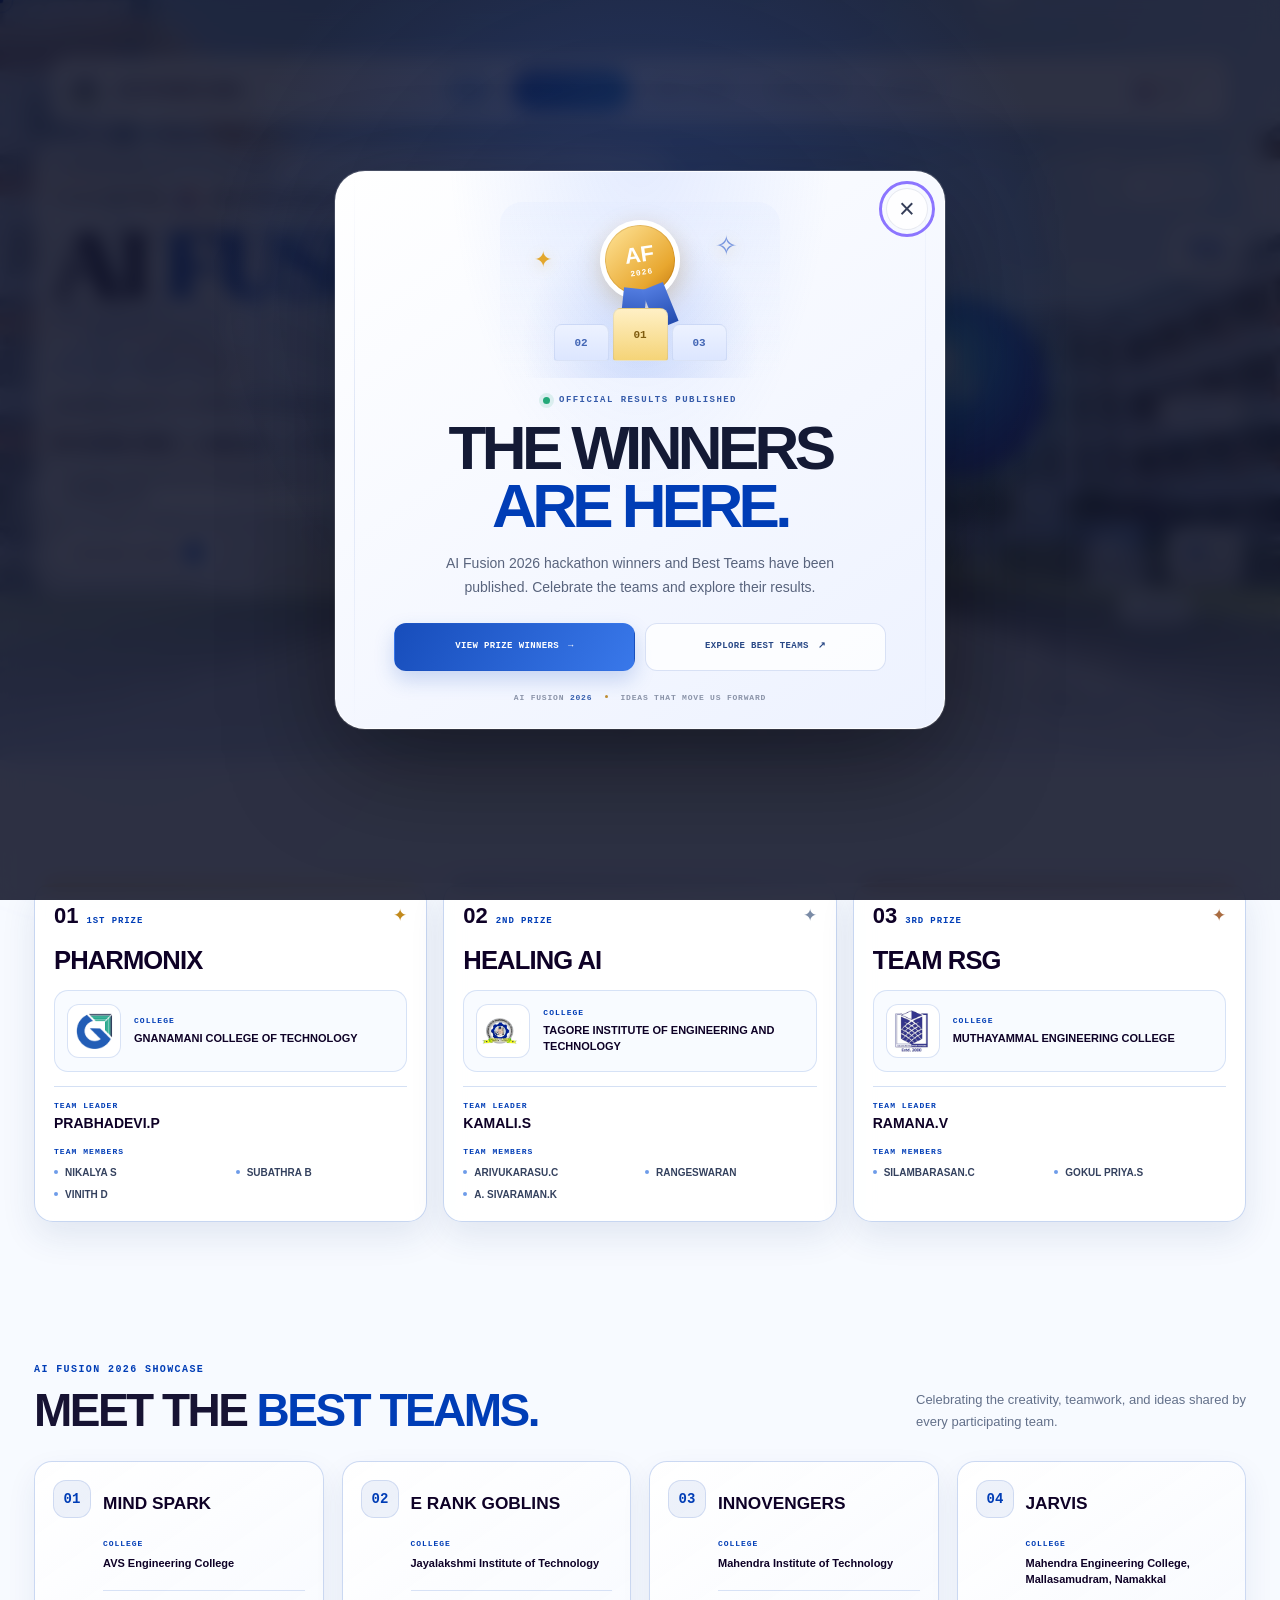
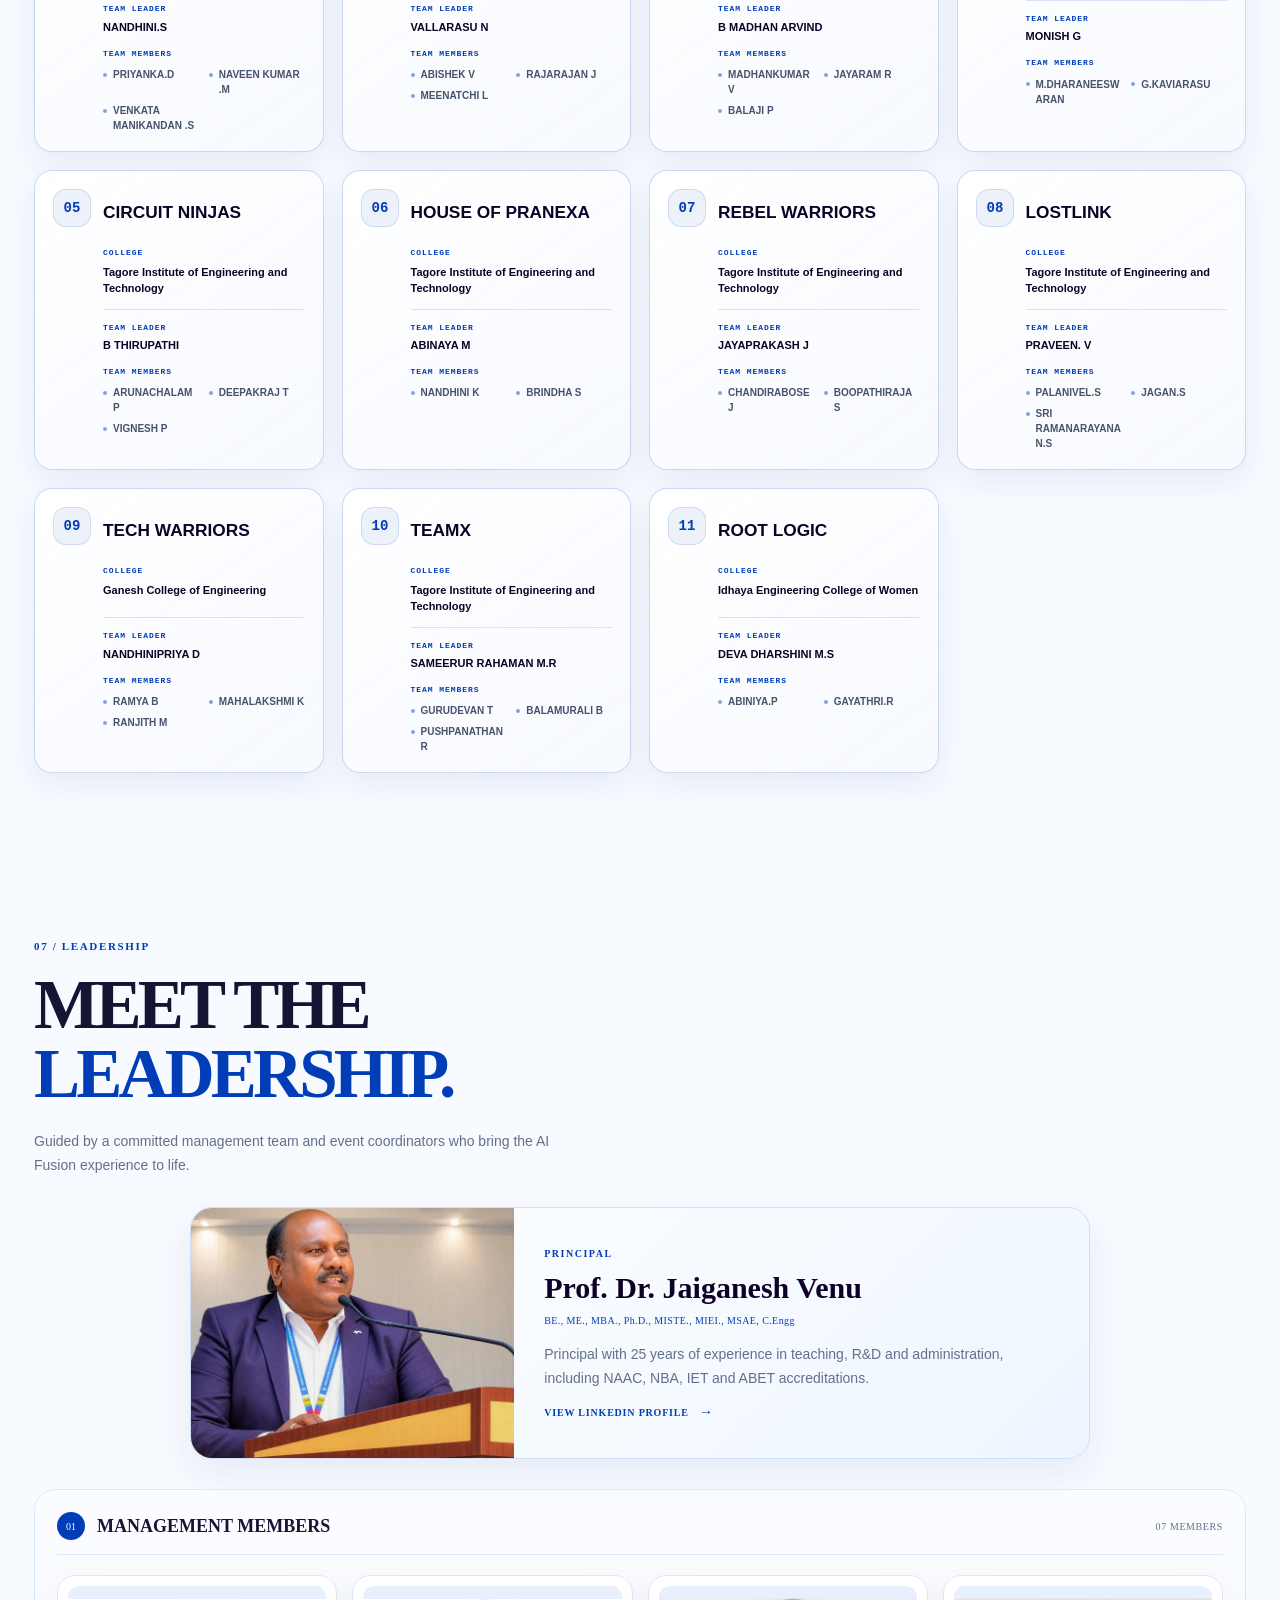
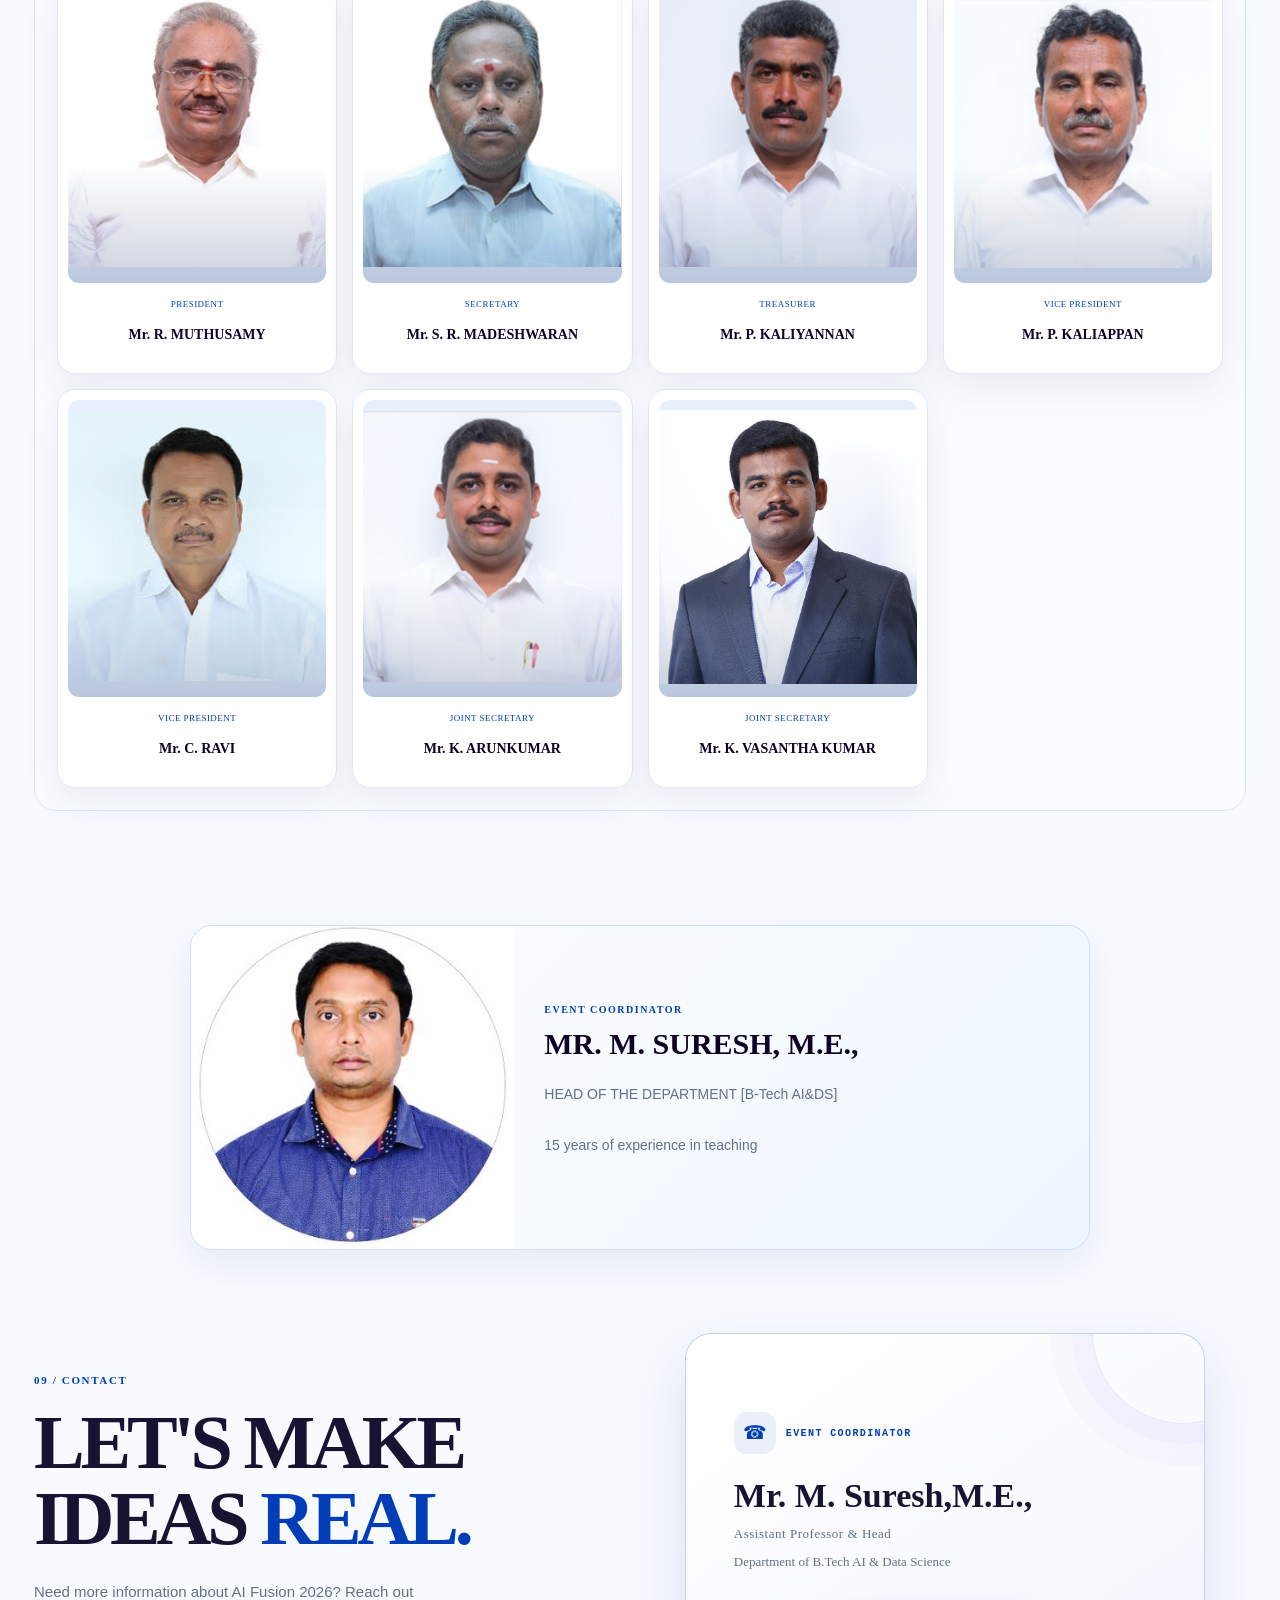
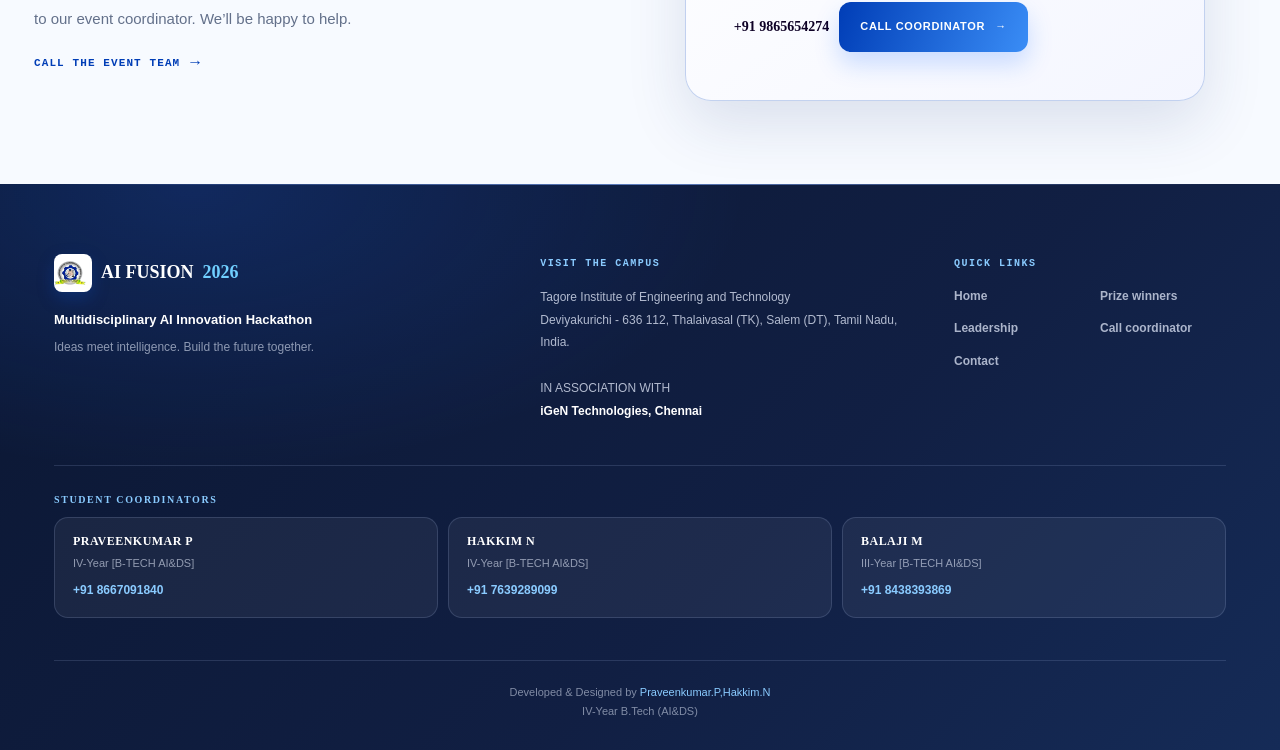
<file: index.html>
<!doctype html>
<html lang="en">

<head>
  <meta charset="utf-8" />
  <meta name="viewport" content="width=device-width,initial-scale=1" />
  <title>AI Fusion 2026 | Multidisciplinary AI Innovation Hackathon</title>
  <meta name="description"
    content="AI Fusion 2026 — a multidisciplinary AI innovation hackathon at Tagore Institute of Engineering and Technology." />
  <meta property="og:title" content="AI Fusion 2026" />
  <meta property="og:description" content="Multidisciplinary AI Innovation Hackathon" />
  <link rel="stylesheet" href="css/style.css?v=20261014-results-popup-v1" />
  <link rel="stylesheet" href="css/animations.css?v=20261014-performance-v1" />
  <link rel="stylesheet" href="css/responsive.css?v=20261014-results-popup-v1" />
</head>

<body>
  <aside class="results-announcement" id="results-announcement" aria-hidden="false">
    <div class="results-announcement-dialog" role="dialog" aria-modal="true"
      aria-labelledby="results-announcement-title" aria-describedby="results-announcement-copy">
      <button class="results-announcement-close" type="button" aria-label="Close announcement">&times;</button>
      <div class="results-announcement-art" aria-hidden="true">
        <span class="results-spark results-spark-one">✦</span>
        <span class="results-spark results-spark-two">✧</span>
        <div class="results-medal"><span>AF</span><b>2026</b></div>
        <div class="results-podium"><i>02</i><i>01</i><i>03</i></div>
      </div>
      <p class="results-announcement-kicker"><span></span> OFFICIAL RESULTS PUBLISHED</p>
      <h2 id="results-announcement-title">THE WINNERS<br /><span>ARE HERE.</span></h2>
      <p class="results-announcement-copy" id="results-announcement-copy">
        AI Fusion 2026 hackathon winners and Best Teams have been published.
        Celebrate the teams and explore their results.
      </p>
      <div class="results-announcement-actions">
        <a class="results-primary-action" href="#prize-winners">VIEW PRIZE WINNERS <b aria-hidden="true">→</b></a>
        <a class="results-secondary-action" href="#best-teams">EXPLORE BEST TEAMS <b aria-hidden="true">↗</b></a>
      </div>
      <p class="results-announcement-footnote">AI FUSION <span>2026</span> <i></i> IDEAS THAT MOVE US FORWARD</p>
    </div>
  </aside>
  <div class="cursor-dot"></div>
  <div class="cursor-ring"></div>
  <div class="ambient a1"></div>
  <div class="ambient a2"></div>
  <header class="site-header">
    <a href="#home" class="brand"><img class="institute-logo" src="assets/logos/logo.gif"
        alt="Tagore Institute of Engineering and Technology logo" />AI FUSION 2026 <span></span><span></span></a><button
      class="menu-button" aria-label="Open menu" aria-controls="main-nav" aria-expanded="false">
      <span></span><span></span><span></span>
    </button>
    <nav id="main-nav" aria-label="Main navigation">
      <a class="nav-prize-winner" href="#prize-winners">PRIZE WINNER</a>
    </nav>
    <div class="header-association" aria-label="In association with iGen Technologies">
      <span>IN ASSOCIATION WITH</span>
      <img src="assets/images/partners/igen-technologies.jpg" alt="" />
      <strong>iGeN</strong>
    </div>
  </header>
  <main>
    <section id="home" class="hero section">
      <div class="hero-campus-bg" aria-hidden="true"></div>
      <div class="hero-copy">
        <p class="eyebrow">✦ INTER-COLLEGE HACKATHON</p>
        <div class="hero-association">
          <h4>In Association With</h4>
          <img src="assets/images/partners/igen-technologies.jpg" alt="iGen Technologies" />
          <h3>iGeN Technologies,Chennai</h3>
        </div>
        <h1>AI <span>FUSION</span><i>2026</i></h1>
        <p class="hero-tagline"></p>
        <div class="event-line">
          <span class="event-date"></span><span class="event-time"></span>
        </div>
        <p class="hero-place"></p>
        <div class="hero-actions">
          <a class="text-link" href="#best-teams">EXPLORE TEAMS <b>↓</b></a>
        </div>
      </div>
      <div class="hero-art" aria-label="Animated artificial intelligence core">
        <div class="orbit orbit-one"></div>
        <div class="orbit orbit-two"></div>
        <div class="core"><span></span><span></span><b>AI</b></div>
        <div class="node n1">ENGINEERING</div>
        <div class="node n2">HEALTHCARE</div>
        <div class="node n3">AGRICULTURE</div>
        <div class="node n4">COMMERCE</div>
        <div class="node n5">ARCHITECTURE</div>
        <div class="node n6">INDUSTRY</div>
        <div class="hud h1">
          <b class="event-fee"></b><small>PER TEAM</small>
        </div>
        <div class="hud h2"><b>04</b><small>MEMBERS</small></div>
        <div class="hud h3"><b>06</b><small>AI TRACKS</small></div>
        <div class="hud h4"><b>01 DAY</b><small>HACKATHON</small></div>
      </div>
    </section>
    <section id="prize-winners" class="section hero-winners" aria-labelledby="hero-winners-title">
      <div class="hero-winners-heading">
        <p class="eyebrow">AI FUSION 2026 RESULTS</p>
        <h2 id="hero-winners-title">MEET THIS YEAR'S <span>WINNERS.</span></h2>
      </div>
      <div class="hero-winner-grid">
        <article class="hero-winner-card first-place">
          <div class="winner-card-top">
            <span class="winner-place">01 <small>1ST PRIZE</small></span>
            <span class="winner-medal" aria-hidden="true">✦</span>
          </div>
          <h3 class="winner-team-name">PHARMONIX</h3>
          <div class="winner-college">
            <img class="winner-college-logo" src="assets/logos/gmani-logo.png" alt="Gnanamani College of Technology logo" loading="lazy" />
            <div><span class="winner-field-label">COLLEGE</span><strong>GNANAMANI COLLEGE OF TECHNOLOGY</strong></div>
          </div>
          <div class="winner-roster">
            <p class="winner-field-label">TEAM LEADER</p>
            <p class="winner-team-lead">PRABHADEVI.P</p>
            <p class="winner-field-label winner-members-label">TEAM MEMBERS</p>
            <ul class="winner-members">
              <li>NIKALYA S</li>
              <li>SUBATHRA B</li>
              <li>VINITH D</li>
            </ul>
          </div>
        </article>
        <article class="hero-winner-card second-place">
          <div class="winner-card-top">
            <span class="winner-place">02 <small>2ND PRIZE</small></span>
            <span class="winner-medal" aria-hidden="true">✦</span>
          </div>
          <h3 class="winner-team-name">HEALING AI</h3>
          <div class="winner-college">
            <img class="winner-college-logo" src="assets/logos/logo.gif" alt="Tagore Institute of Engineering and Technology logo" loading="lazy" />
            <div><span class="winner-field-label">COLLEGE</span><strong>TAGORE INSTITUTE OF ENGINEERING AND TECHNOLOGY</strong></div>
          </div>
          <div class="winner-roster">
            <p class="winner-field-label">TEAM LEADER</p>
            <p class="winner-team-lead">KAMALI.S</p>
            <p class="winner-field-label winner-members-label">TEAM MEMBERS</p>
            <ul class="winner-members">
              <li>ARIVUKARASU.C</li>
              <li>RANGESWARAN</li>
              <li>A. SIVARAMAN.K</li>
            </ul>
          </div>
        </article>
        <article class="hero-winner-card third-place">
          <div class="winner-card-top">
            <span class="winner-place">03 <small>3RD PRIZE</small></span>
            <span class="winner-medal" aria-hidden="true">✦</span>
          </div>
          <h3 class="winner-team-name">TEAM RSG</h3>
          <div class="winner-college">
            <img class="winner-college-logo" src="assets/logos/main-logo.png" alt="Muthayammal Engineering College logo" loading="lazy" />
            <div><span class="winner-field-label">COLLEGE</span><strong>MUTHAYAMMAL ENGINEERING COLLEGE</strong></div>
          </div>
          <div class="winner-roster">
            <p class="winner-field-label">TEAM LEADER</p>
            <p class="winner-team-lead">RAMANA.V</p>
            <p class="winner-field-label winner-members-label">TEAM MEMBERS</p>
            <ul class="winner-members">
              <li>SILAMBARASAN.C</li>
              <li>GOKUL PRIYA.S</li>
            </ul>
          </div>
        </article>
      </div>
    </section>
    <section id="best-teams" class="section best-teams" aria-labelledby="best-teams-title">
      <div class="best-teams-heading">
        <div>
          <p class="eyebrow">AI FUSION 2026 SHOWCASE</p>
          <h2 id="best-teams-title">MEET THE <span>BEST TEAMS.</span></h2>
        </div>
        <p>Celebrating the creativity, teamwork, and ideas shared by every participating team.</p>
      </div>
      <div class="best-team-grid" id="best-teams-list"></div>
    </section>
    <!-- Live Arena removed
        <div class="arena-top">
          <div>
            <p class="eyebrow live">● LIVE HACKATHON ARENA</p>
            <h2>WATCH TEAMS<br /><span>RISE.</span></h2>
          </div>
          <div class="arena-actions">
            <p class="updated">LAST UPDATED<br /><b id="arena-updated">JUST NOW</b></p>
            <button class="arena-manage" id="arena-manage" type="button">ORGANIZER VIEW</button>
          </div>
        </div>
        <div class="arena-stats" id="arena-stats"></div>
        <div class="board-wrap"><div class="kanban" id="kanban"></div></div>
        <div class="podium" id="podium"></div>
        <div class="activity-feed" aria-live="polite">
          <div class="activity-heading"><p class="eyebrow live">● LIVE ACTIVITY</p><span id="activity-count"></span></div>
          <div id="activity-list"></div>
        </div>
      </section>
      -->
    <section id="leadership" class="section">
      <p class="eyebrow">07 / LEADERSHIP</p>
      <h2>MEET THE<br /><span>LEADERSHIP.</span></h2>
      <p class="leadership-intro">Guided by a committed management team and event coordinators who bring the AI Fusion
        experience to life.</p>
      <article class="principal-profile">
        <div class="principal-photo">
          <img src="assets/images/leaders/principal.jpg" alt="Prof. Dr. Jaiganesh Venu, Principal" loading="lazy" />
        </div>
        <div class="principal-copy">
          <p class="eyebrow">PRINCIPAL</p>
          <h3>Prof. Dr. Jaiganesh Venu</h3>
          <p class="principal-credentials">BE., ME., MBA., Ph.D., MISTE., MIEI., MSAE, C.Engg</p>
          <p class="principal-bio">Principal with 25 years of experience in teaching, R&amp;D and administration,
            including NAAC, NBA, IET and ABET accreditations.</p>
          <a class="principal-link"
            href="https://www.linkedin.com/in/prof-dr-jaiganesh-venu-be-me-mba-ph-d-miste-miei-msae-c-engg-a6087518/"
            target="_blank" rel="noopener noreferrer">VIEW LINKEDIN PROFILE <b>→</b></a>
        </div>
      </article>
      <div class="leadership-group management-group">
        <div class="leadership-group-heading">
          <span>01</span>
          <h3>MANAGEMENT MEMBERS</h3><small>07 Members</small>
        </div>
        <div class="leaders-grid" id="management-grid"></div>
      </div>
    </section>
    <article class="principal-profile">
      <div class="principal-photo">
        <img src="assets/images/leaders/head.jpg" alt="Prof. Dr. Jaiganesh Venu, Principal" loading="lazy" />
      </div>
      <div class="principal-copy">
        <p class="eyebrow">EVENT COORDINATOR</p>
        <h3>MR. M. SURESH, M.E.,</h3>
        <p class="principal-bio"> HEAD OF THE DEPARTMENT [B-Tech AI&DS]</p>
        <p class="principal-bio"> 15 years of experience in teaching</p>

      </div>
    </article>
    <section id="contact" class="section contact">
      <div class="contact-copy">
        <p class="eyebrow">09 / CONTACT</p>
        <h2>LET'S MAKE<br />IDEAS <span>REAL.</span></h2>
        <p class="contact-intro">Need more information about AI Fusion 2026? Reach out to our event coordinator. We’ll be happy to help.</p>
        <a class="contact-email-link" href="tel:+919865654274">CALL THE EVENT TEAM <b>→</b></a>
      </div>
      <div class="contact-card">
        <div class="contact-card-heading">
          <span class="contact-icon" aria-hidden="true">☎</span>
          <p>EVENT COORDINATOR</p>
        </div>
        <h3 class="contact-name"></h3>
        <p class="principal-credentials">Assistant Professor &amp; Head</p>
        <p class="principal-bio">Department of B.Tech AI &amp; Data Science</p>
        <div class="contact-actions">
          <a class="contact-phone" aria-label="Call event coordinator"></a>
          <a class="button" id="call-link">CALL COORDINATOR <b>→</b></a>
        </div>
      </div>
    </section>
  </main>
  <footer class="site-footer">
    <div class="footer-brand">
      <a href="#home" class="brand"><img class="institute-logo" src="assets/logos/logo.gif"
          alt="Tagore Institute of Engineering and Technology logo" />AI FUSION <span>2026</span></a>
      <p class="footer-tagline"></p>
      <p class="footer-brand-note">Ideas meet intelligence. Build the future together.</p>
    </div>
    <div class="footer-location">
      <p class="footer-kicker">VISIT THE CAMPUS</p>
      <div class="footer-place"></div>
    </div>
    <div class="footer-navigation">
      <p class="footer-kicker">QUICK LINKS</p>
      <div class="footer-links" id="footer-links" role="navigation" aria-label="Footer navigation">
        <a href="#home">Home</a>
        <a href="#prize-winners">Prize winners</a>
        <a href="#leadership">Leadership</a>
        <a href="tel:+919865654274">Call coordinator</a>
        <a href="#contact">Contact</a>
      </div>
    </div>
    <div class="student-coordinators">
      <p class="coordinator-title">STUDENT COORDINATORS</p>
      <div class="coordinator-list">
        <div class="coordinator-item">
          <strong>PRAVEENKUMAR P</strong>
          <span>IV-Year [B-TECH AI&amp;DS]</span>
          <a href="tel:+918667091840">+91 8667091840</a>
        </div>
        <div class="coordinator-item">
          <strong>HAKKIM N</strong>
          <span>IV-Year [B-TECH AI&amp;DS]</span>
          <a href="tel:+917639289099">+91 7639289099</a>
        </div>
        <div class="coordinator-item">
          <strong>BALAJI M</strong>
          <span>III-Year [B-TECH AI&amp;DS]</span>
          <a href="tel:+918438393869">+91 8438393869</a>
        </div>
      </div>
    </div>
    <p class="credit">
      Developed &amp; Designed by <a href="#">Praveenkumar.P,Hakkim.N</a><br />IV-Year B.Tech (AI&amp;DS)
    </p>
  </footer>
  <!-- Live Arena modals removed
      <div
        class="modal-box"
        role="dialog"
        aria-modal="true"
        aria-labelledby="modal-title"
      >
        <button class="modal-close" aria-label="Close">×</button>
        <div id="modal-content"></div>
      </div>
    </div>
    <div class="modal" id="arena-admin-modal" aria-hidden="true">
      <div class="modal-box admin-modal-box" role="dialog" aria-modal="true" aria-labelledby="arena-admin-title">
        <button class="modal-close" id="arena-admin-close" aria-label="Close">&times;</button>
        <p class="eyebrow">LIVE ARENA CONTROL</p><h2 id="arena-admin-title">UPDATE ARENA</h2>
        <p class="admin-note">Changes publish immediately to this browser and any open AI Fusion tabs.</p>
        <form id="arena-team-form" class="arena-form">
          <input type="hidden" id="arena-team-id" />
          <label>TEAM NAME<input id="arena-team-name" required maxlength="60" placeholder="e.g. Team Nova" /></label><label>TRACK<select id="arena-team-track" required></select></label>
          <label>STAGE<select id="arena-team-level" required></select></label><label>PROGRESS <output id="arena-progress-output">50%</output><input id="arena-team-progress" type="range" min="0" max="100" value="50" /></label>
          <label>STATUS<select id="arena-team-status"><option value="active">Active</option><option value="paused">Paused</option><option value="completed">Completed</option></select></label><label>MEMBERS <textarea id="arena-team-members" maxlength="250" placeholder="Names, separated by commas"></textarea></label>
          <div class="arena-form-actions"><button class="button" type="submit">SAVE TEAM</button><button class="button outline" id="arena-form-reset" type="button">NEW TEAM</button></div>
        </form>
        <div class="admin-teams"><h3>MANAGE TEAMS</h3><div id="arena-admin-teams"></div></div>
        <div class="winner-controls"><h3>PUBLISH RESULTS</h3><label>CHAMPION<select id="arena-champion"></select></label><label>RUNNER-UP<select id="arena-runner-up"></select></label><label>SECOND RUNNER-UP<select id="arena-second-runner-up"></select></label><button class="button" id="arena-save-winners" type="button">PUBLISH WINNERS</button></div>
      </div>
    </div>
    -->
  <script src="js/data.js?v=20261014-best-teams"></script>
  <script src="js/utils.js?v=20260918"></script>
  <script src="js/animations.js?v=20261014-performance-v1"></script>
  <script src="js/navigation.js?v=20261014-best-teams-ui-v2"></script>
  <script src="js/app.js?v=20261014-results-popup-v1"></script>
</body>

</html>
</file>
<file: css/style.css>
:root {
  --blue: #003db6;
  --cyan: #6901e8;
  --ink: #0e0126;
  --muted: #63708a;
  --bg: #f7faff;
  --line: #dbe7fb;
  --glass: rgba(255, 255, 255, 0.68);
  --r: 22px;
  --shadow: 0 20px 60px rgba(24, 78, 160, 0.12);
}
* {
  box-sizing: border-box;
}
html {
  scroll-behavior: auto;
}
body {
  margin: 0;
  background: var(--bg);
  color: var(--ink);
  font:
    10px Inter,
    Arial,
    sans-serif;
  overflow-x: hidden;
}
.results-announcement {
  position: fixed;
  z-index: 1000;
  inset: 0;
  display: grid;
  place-items: center;
  overflow-y: auto;
  padding: 24px;
  background:
    radial-gradient(ellipse at 50% 32%, rgba(48, 108, 246, 0.22), transparent 48%),
    rgba(6, 10, 31, 0.84);
  -webkit-backdrop-filter: blur(10px);
  backdrop-filter: blur(10px);
}

.results-announcement[hidden] {
  display: none;
}

body.announcement-open {
  overflow: hidden;
}

.results-announcement-dialog {
  position: relative;
  width: min(100%, 610px);
  overflow: hidden;
  padding: 30px clamp(24px, 6vw, 58px) 24px;
  border: 1px solid rgba(255, 255, 255, 0.72);
  border-radius: 30px;
  background:
    radial-gradient(ellipse at 50% -10%, rgba(95, 143, 255, 0.16), transparent 45%),
    linear-gradient(145deg, #fff 0%, #f4f7ff 60%, #edf2ff 100%);
  color: var(--ink);
  text-align: center;
  box-shadow:
    0 34px 110px rgba(0, 0, 0, 0.42),
    0 0 0 1px rgba(255, 255, 255, 0.16);
  animation: results-dialog-enter 0.55s cubic-bezier(0.2, 0.8, 0.2, 1) both;
}

.results-announcement-dialog::before,
.results-announcement-dialog::after {
  position: absolute;
  top: 0;
  width: 1px;
  height: 100%;
  content: "";
  background: linear-gradient(transparent, rgba(0, 61, 182, 0.12), transparent);
}

.results-announcement-dialog::before { left: 18px; }
.results-announcement-dialog::after { right: 18px; }

.results-announcement-close {
  position: absolute;
  z-index: 2;
  top: 16px;
  right: 16px;
  display: grid;
  width: 42px;
  height: 42px;
  place-items: center;
  border: 1px solid rgba(30, 55, 112, 0.1);
  border-radius: 50%;
  background: rgba(255, 255, 255, 0.82);
  color: #343d58;
  font: 400 27px/1 Inter, Arial, sans-serif;
  cursor: pointer;
  transition: background 0.2s ease, transform 0.2s ease;
}

.results-announcement-close:hover {
  transform: rotate(90deg);
  background: #fff;
}

.results-announcement-close:focus-visible,
.results-announcement-actions a:focus-visible {
  outline: 3px solid #8c75ff;
  outline-offset: 4px;
}

.results-announcement-art {
  position: relative;
  display: grid;
  width: min(100%, 280px);
  height: 176px;
  place-items: center;
  margin: 0 auto 16px;
  border-radius: 22px;
  background:
    radial-gradient(ellipse at 50% 82%, rgba(74, 123, 239, 0.2), transparent 60%),
    linear-gradient(180deg, rgba(226, 235, 255, 0.3), rgba(255, 255, 255, 0));
}

.results-medal {
  position: absolute;
  top: 18px;
  display: grid;
  width: 80px;
  height: 80px;
  place-content: center;
  border: 5px solid #fff;
  border-radius: 50%;
  background: linear-gradient(145deg, #ffe59a, #e8a72f 72%, #c47a12);
  color: #fff;
  box-shadow:
    0 8px 24px rgba(173, 117, 22, 0.28),
    inset 0 0 0 1px rgba(128, 76, 5, 0.18);
  transform: rotate(-8deg);
}

.results-medal::before,
.results-medal::after {
  position: absolute;
  top: 62px;
  z-index: -1;
  width: 23px;
  height: 42px;
  content: "";
  background: linear-gradient(180deg, #527ce0, #244caf);
}

.results-medal::before {
  left: 10px;
  transform: rotate(14deg);
}

.results-medal::after {
  right: 10px;
  transform: rotate(-14deg);
}

.results-medal span {
  font: 700 22px/1 "Space Grotesk", Inter, sans-serif;
}

.results-medal b {
  margin-top: 3px;
  font: 700 8px/1 "DM Mono", monospace;
  letter-spacing: 0.12em;
}

.results-podium {
  position: absolute;
  right: 26px;
  bottom: 17px;
  left: 26px;
  display: flex;
  height: 54px;
  align-items: end;
  justify-content: center;
  gap: 4px;
}

.results-podium i {
  display: grid;
  width: 55px;
  height: 37px;
  place-items: center;
  border: 1px solid rgba(49, 86, 168, 0.1);
  border-radius: 8px 8px 3px 3px;
  background: linear-gradient(180deg, #edf2ff, #dce6ff);
  color: #4366b5;
  font: 700 11px "DM Mono", monospace;
  font-style: normal;
}

.results-podium i:nth-child(2) {
  height: 53px;
  background: linear-gradient(180deg, #fff0c5, #f5d478);
  color: #805d10;
}

.results-spark {
  position: absolute;
  color: #e3a72d;
  text-shadow: 0 3px 14px rgba(230, 172, 55, 0.34);
}

.results-spark-one {
  top: 40px;
  left: 34px;
  font-size: 22px;
}

.results-spark-two {
  top: 23px;
  right: 42px;
  color: #7896df;
  font-size: 27px;
}

.results-announcement-kicker {
  display: flex;
  align-items: center;
  justify-content: center;
  gap: 9px;
  margin: 0 0 12px;
  color: #345aa9;
  font: 700 9px/1.4 "DM Mono", monospace;
  letter-spacing: 0.16em;
}

.results-announcement-kicker span {
  width: 7px;
  height: 7px;
  border-radius: 50%;
  background: #24a979;
  box-shadow: 0 0 0 4px rgba(36, 169, 121, 0.12);
}

.results-announcement-dialog h2 {
  margin: 0;
  color: #141a35;
  font: 700 clamp(38px, 8vw, 62px)/0.94 "Space Grotesk", Inter, sans-serif;
  letter-spacing: -0.075em;
}

.results-announcement-dialog h2 span {
  color: var(--blue);
}

.results-announcement-copy {
  max-width: 420px;
  margin: 17px auto 0;
  color: #59647d;
  font: 500 14px/1.7 Inter, Arial, sans-serif;
}

.results-announcement-actions {
  display: grid;
  grid-template-columns: 1fr 1fr;
  gap: 10px;
  margin-top: 23px;
}

.results-announcement-actions a {
  display: inline-flex;
  min-height: 48px;
  align-items: center;
  justify-content: center;
  gap: 9px;
  padding: 0 14px;
  border: 1px solid transparent;
  border-radius: 12px;
  text-decoration: none;
  font: 700 9px/1.4 "DM Mono", monospace;
  letter-spacing: 0.04em;
  transition: transform 0.2s ease, box-shadow 0.2s ease, background 0.2s ease;
}

.results-announcement-actions a:hover {
  transform: translateY(-2px);
}

.results-primary-action {
  background: linear-gradient(120deg, #174dbb, #3978ea);
  color: #fff;
  box-shadow: 0 9px 20px rgba(38, 91, 198, 0.22);
}

.results-primary-action:hover {
  box-shadow: 0 12px 25px rgba(38, 91, 198, 0.3);
}

.results-secondary-action {
  border-color: rgba(0, 61, 182, 0.14) !important;
  background: rgba(255, 255, 255, 0.76);
  color: #274785;
}

.results-secondary-action:hover {
  background: #fff;
}

.results-announcement-footnote {
  margin: 21px 0 0;
  color: #8a93a8;
  font: 700 8px/1.5 "DM Mono", monospace;
  letter-spacing: 0.1em;
}

.results-announcement-footnote span {
  color: #355ead;
}

.results-announcement-footnote i {
  display: inline-block;
  width: 3px;
  height: 3px;
  margin: 0 7px 2px;
  border-radius: 50%;
  background: #bd8d33;
}

@keyframes results-dialog-enter {
  from { opacity: 0; transform: translateY(18px) scale(0.97); }
  to { opacity: 1; transform: translateY(0) scale(1); }
}

@media (prefers-reduced-motion: reduce) {
  .results-announcement-dialog { animation: none; }
  .results-announcement-close,
  .results-announcement-actions a { transition: none; }
}
.section {
  max-width: 1480px;
  margin: auto;
  padding: 130px 34px;
  position: relative;
}
.ambient {
  position: fixed;
  border-radius: 50%;
  filter: blur(80px);
  pointer-events: none;
  z-index: -1;
  opacity: 0.42;
  max-width: 100vw;
}
.a1 {
  width: clamp(200px, 34vw, 480px);
  height: clamp(200px, 34vw, 480px);
  background: #c5eaff;
  top: -80px;
  right: clamp(-30px, -4vw, 0px);
}
.a2 {
  width: clamp(180px, 27vw, 420px);
  height: clamp(180px, 27vw, 420px);
  background: #ddd8ff;
  top: 48%;
  left: clamp(-35px, -6vw, 0px);
}
.page-loader {
  position: fixed;
  inset: 0;
  z-index: 50;
  display: grid;
  place-items: center;
  background:
    radial-gradient(circle at center, rgba(128, 206, 255, 0.2), rgba(255, 255, 255, 0.96) 30%, #fff 68%),
    linear-gradient(135deg, rgba(255,255,255,0.96), rgba(237,245,255,0.98));
  text-align: center;
  transition:
    opacity 0.5s,
    visibility 0.5s;
}
.page-loader .loader-shell {
  display: flex;
  flex-direction: column;
  align-items: center;
  justify-content: center;
  width: min(92vw, 440px);
  padding: 10px 14px 6px;
}
.page-loader.done {
  opacity: 0;
  visibility: hidden;
}
.page-loader p,
.eyebrow {
  font: 18px "DM Mono";
  letter-spacing: 0.15em;
  color: var(--blue);
  font-weight: bold;
}
.page-loader strong {
  font: 45px Space Grotesk;
}
.page-loader em {
  font-style: normal;
  color: var(--blue);
}
.loader-orb {
  position: relative;
  width: clamp(134px, 28vw, 176px);
  height: clamp(134px, 28vw, 176px);
  display: grid;
  place-items: center;
  margin-bottom: 18px;
  filter: drop-shadow(0 22px 28px rgba(43, 118, 255, 0.2));
}
.loader-orb b {
  position: absolute;
  inset: 30px;
  display: grid;
  place-items: center;
  border-radius: 50%;
  background: radial-gradient(circle at 35% 30%, #ffffff 0%, #dff6ff 18%, #8ad9ff 38%, #1b77ff 100%);
  border: 2px solid rgba(255,255,255,0.9);
  box-shadow:
    inset 0 0 18px rgba(255,255,255,0.85),
    0 0 26px rgba(93, 175, 255, 0.45);
  overflow: hidden;
}
.loader-orb b img {
  width: 70%;
  height: 70%;
  object-fit: contain;
  display: block;
  border-radius: 50%;
  filter: drop-shadow(0 0 8px rgba(255, 255, 255, 0.7));
}
.loader-orb i {
  position: absolute;
  left: 50%;
  top: 50%;
  width: clamp(92px, 18vw, 118px);
  height: clamp(92px, 18vw, 118px);
  margin-left: calc(clamp(92px, 18vw, 118px) / -2);
  margin-top: calc(clamp(92px, 18vw, 118px) / -2);
  border: 1px solid rgba(81, 188, 229, 0.9);
  border-radius: 50%;
  box-shadow: 0 0 18px rgba(81, 188, 229, 0.35);
  animation: spin 1.4s linear infinite;
}
.loader-orb i + i {
  width: clamp(122px, 24vw, 150px);
  height: clamp(122px, 24vw, 150px);
  margin-left: calc(clamp(122px, 24vw, 150px) / -2);
  margin-top: calc(clamp(122px, 24vw, 150px) / -2);
  border-color: rgba(94, 130, 255, 0.7);
  transform: rotateX(65deg);
  animation-direction: reverse;
}
.site-header {
  height: 68px;
  position: fixed;
  z-index: 10;
  top: 56px;
  left: 0;
  right: 0;
  margin: 0 auto;
  width: min(1180px, calc(100% - 36px));
  display: flex;
  align-items: center;
  gap: clamp(12px, 2vw, 25px);
  padding: 0 18px;
  border: 1px solid #dce8fc;
  background: rgba(255, 255, 255, 0.82);
  border-radius: 18px;
  box-shadow: 0 8px 35px #194f9a0d;
  transition: 0.3s ease;
}
.site-header.scrolled {
  background: #fff;
  border-color: #dce8fc;
  box-shadow: 0 8px 35px #194f9a15;
  border-radius: 18px;
}
.brand {
  display: inline-flex;
  align-items: center;
  gap: 10px;
  font: 700 17px Space Grotesk;
  text-decoration: none;
  color: var(--ink);
  white-space: nowrap;
}
.institute-logo {
  width: 34px;
  height: 34px;
  object-fit: contain;
  border-radius: 8px;
  box-shadow: 0 8px 18px rgba(23, 105, 255, 0.12);
}
.brand span,
h1 span,
h2 span {
  color: var(--blue);
}
nav {
  display: flex;
  justify-content: center;
  align-items: center;
  gap: clamp(9px, 1.25vw, 18px);
  flex: 1;
}
nav a,
.footer-links a {
  font-size: 13px;
  letter-spacing: 0.07em;
  font-weight: bold;
  text-decoration: none;
  color: var(--muted);
  position: relative;
  transition: color 0.2s ease, transform 0.2s ease;
}
nav a {
  padding: 10px 10px;
  border-radius: 999px;
  font-size: clamp(9px, .85vw, 13px);
}
nav a.active,
nav a:hover {
  color: var(--blue);
  background: rgba(18, 147, 233, 0.12);
  transform: translateY(-1px);
}
nav a.active:after,
nav a:hover:after {
  content: "";
  position: absolute;
  height: 2px;
  background: linear-gradient(90deg, var(--blue), #62d4ff);
  left: 14px;
  right: 14px;
  bottom: 5px;
  border-radius: 999px;
}
nav a.nav-prize-winner,
nav a.nav-prize-winner.active,
nav a.nav-prize-winner:hover {
  color: #fff;
  background: linear-gradient(135deg, var(--blue), #168fe5);
  box-shadow: 0 5px 16px rgba(0, 61, 182, 0.22);
}
nav a.nav-prize-winner:hover {
  transform: translateY(-2px);
  box-shadow: 0 7px 20px rgba(0, 61, 182, 0.3);
}
nav a.nav-prize-winner:after {
  display: none;
}
.menu-button {
  display: none;
  width: 40px;
  height: 40px;
  align-content: center;
  justify-content: center;
  border: 0;
  border-radius: 10px;
  background: transparent;
  cursor: pointer;
  transition: background 0.2s ease, transform 0.2s ease;
}
.menu-button:hover,
.menu-button.open {
  background: #eaf3ff;
}
.menu-button span {
  display: block;
  width: 21px;
  height: 2px;
  background: var(--ink);
  border-radius: 2px;
  transition: transform 0.2s ease, opacity 0.2s ease;
}
.menu-button span + span { margin-top: 5px; }
.menu-button.open span:first-child {
  transform: translateY(7px) rotate(45deg);
}
.menu-button.open span:nth-child(2) {
  opacity: 0;
}
.menu-button.open span:last-child {
  transform: translateY(-7px) rotate(-45deg);
}
.header-association {
  display: grid;
  grid-template-columns: 25px auto;
  grid-template-rows: auto auto;
  column-gap: 6px;
  align-items: center;
  color: var(--muted);
  white-space: nowrap;
}
.header-association span {
  grid-column: 1 / -1;
  font: 700 6px "DM Mono";
  letter-spacing: 0.1em;
  line-height: 1.1;
}
.header-association img {
  grid-row: 2;
  width: 25px;
  height: 25px;
  object-fit: contain;
  border-radius: 4px;
  mix-blend-mode: multiply;
}
.header-association strong {
  font: 700 9px Space Grotesk;
  color: var(--ink);
  letter-spacing: 0.01em;
}
.button {
  display: inline-flex;
  align-items: center;
  gap: 22px;
  border: 0;
  border-radius: 12px;
  padding: 16px 21px;
  background: linear-gradient(110deg, var(--blue), #3a8df6);
  color: white;
  text-decoration: none;
  font-size: 11px;
  font-weight: bold;
  letter-spacing: 0.06em;
  box-shadow: 0 12px 25px #1769ff35;
  transition: transform 0.25s ease, box-shadow 0.25s ease, filter 0.25s ease;
}
.button:hover {
  transform: translateY(-2px) scale(1.01);
  box-shadow: 0 18px 32px #1769ff45;
  filter: saturate(1.08);
}
.button-small {
  padding: 11px 14px;
  font-size: 9px;
}
.outline {
  background: transparent;
  color: var(--blue);
  border: 1px solid #b7cdfb;
  box-shadow: none;
}
.hero {
  min-height: 760px;
  display: grid;
  grid-template-columns: 1.05fr 0.95fr;
  align-items: center;
  padding-top: 160px;
}
.hero-winners {
  width: 100%;
  margin: 0 auto;
  padding-top: clamp(64px, 7vw, 96px);
  padding-bottom: clamp(64px, 7vw, 96px);
  scroll-margin-top: 104px;
}
.hero-winners-heading {
  display: flex;
  align-items: end;
  justify-content: space-between;
  gap: 18px;
  margin-bottom: 18px;
}
.hero-winners-heading .eyebrow {
  margin: 0;
  font: 700 10px/1.5 "DM Mono", monospace;
  letter-spacing: 0.14em;
}
.hero-winners-heading h2 {
  margin: 0;
  font: 700 clamp(21px, 3vw, 34px)/1.1 "Space Grotesk", Inter, sans-serif;
  letter-spacing: -0.045em;
}
.hero-winners-heading h2 span {
  color: var(--blue);
}
.hero-winner-grid {
  display: grid;
  grid-template-columns: repeat(3, minmax(0, 1fr));
  gap: 16px;
}
.hero-winner-card {
  position: relative;
  overflow: hidden;
  display: flex;
  flex-direction: column;
  padding: 19px;
  border: 1px solid rgba(190, 207, 239, 0.85);
  border-radius: 19px;
  background: rgba(255, 255, 255, 0.9);
  box-shadow: 0 14px 34px rgba(30, 57, 116, 0.1);
  -webkit-backdrop-filter: blur(10px);
  backdrop-filter: blur(10px);
}
.hero-winner-card::before {
  content: "";
  position: absolute;
  inset: 0 0 auto;
  height: 4px;
  background: linear-gradient(90deg, #f0b640, #ffdf88);
}
.hero-winner-card.second-place::before {
  background: linear-gradient(90deg, #8999b4, #dce5f3);
}
.hero-winner-card.third-place::before {
  background: linear-gradient(90deg, #b4774c, #e9b27e);
}
.winner-card-top {
  display: flex;
  align-items: center;
  justify-content: space-between;
  margin-bottom: 16px;
}
.winner-place {
  display: inline-flex;
  align-items: baseline;
  gap: 8px;
  color: var(--ink);
  font: 700 22px/1 "Space Grotesk", Inter, sans-serif;
}
.winner-place small {
  color: var(--blue);
  font: 700 9px "DM Mono", monospace;
  letter-spacing: 0.1em;
}
.winner-medal {
  color: #c28a1c;
  font-size: 17px;
}
.second-place .winner-medal {
  color: #7a8ba6;
}
.third-place .winner-medal {
  color: #a96c41;
}
.winner-team-name {
  margin: 0 0 16px;
  color: var(--ink);
  font: 700 clamp(21px, 2vw, 27px)/1.1 "Space Grotesk", Inter, sans-serif;
  letter-spacing: -0.035em;
}
.winner-college {
  display: flex;
  align-items: center;
  gap: 13px;
  min-height: 82px;
  margin: 0;
  padding: 12px;
  border: 1px solid rgba(190, 207, 239, 0.58);
  border-radius: 14px;
  background: rgba(247, 250, 255, 0.82);
}
.winner-college > div {
  display: grid;
  gap: 5px;
}
.winner-college-logo {
  display: block;
  flex: 0 0 54px;
  width: 54px;
  height: 54px;
  margin: 0;
  padding: 5px;
  border: 1px solid rgba(190, 207, 239, 0.6);
  border-radius: 12px;
  background: #fff;
  object-fit: contain;
}
.winner-field-label {
  display: block;
  margin: 0;
  color: var(--blue);
  font: 700 8px/1.4 "DM Mono", monospace;
  letter-spacing: 0.13em;
}
.winner-college strong {
  color: var(--ink);
  font: 700 11px/1.45 "Space Grotesk", Inter, sans-serif;
  overflow-wrap: anywhere;
}
.winner-roster {
  flex: 1;
  margin-top: 14px;
  padding-top: 13px;
  border-top: 1px solid rgba(190, 207, 239, 0.65);
}
.winner-team-lead {
  margin: 3px 0 12px;
  color: var(--ink);
  font: 700 14px/1.4 "Space Grotesk", Inter, sans-serif;
}
.winner-members-label {
  margin-bottom: 8px;
}
.winner-members {
  display: grid;
  grid-template-columns: repeat(2, minmax(0, 1fr));
  gap: 7px 10px;
  margin: 0;
  padding: 0;
  list-style: none;
}
.winner-members li {
  position: relative;
  padding-left: 11px;
  color: #34415e;
  font: 600 10px/1.5 Inter, Arial, sans-serif;
}
.winner-members li::before {
  content: "";
  position: absolute;
  top: 0.55em;
  left: 0;
  width: 4px;
  height: 4px;
  border-radius: 50%;
  background: #6e9ce9;
}
.best-teams {
  scroll-margin-top: 104px;
}
.best-teams-heading {
  display: flex;
  align-items: end;
  justify-content: space-between;
  gap: 24px;
  margin-bottom: 28px;
}
.best-teams-heading .eyebrow {
  margin: 0 0 10px;
  font: 700 10px/1.5 "DM Mono", monospace;
  letter-spacing: 0.14em;
}
.best-teams-heading h2 {
  margin: 0;
  font: 700 clamp(28px, 4vw, 46px)/1.05 "Space Grotesk", Inter, sans-serif;
  letter-spacing: -0.055em;
}
.best-teams-heading h2 span {
  color: var(--blue);
}
.best-teams-heading > p {
  max-width: 330px;
  margin: 0;
  color: var(--muted);
  font-size: 13px;
  line-height: 1.7;
}
.best-team-grid {
  display: grid;
  grid-template-columns: repeat(4, minmax(0, 1fr));
  align-items: stretch;
  gap: 18px;
}
.best-team-card {
  position: relative;
  display: grid;
  grid-template-columns: 38px minmax(0, 1fr);
  gap: 12px;
  min-width: 0;
  padding: 18px;
  border: 1px solid rgba(190, 207, 239, 0.78);
  border-radius: 18px;
  background: linear-gradient(145deg, rgba(255, 255, 255, 0.97), rgba(246, 249, 255, 0.93));
  box-shadow: 0 12px 30px rgba(30, 57, 116, 0.075);
  transition: transform 0.25s ease, box-shadow 0.25s ease, border-color 0.25s ease;
}
@media (hover: hover) and (prefers-reduced-motion: no-preference) {
  .best-team-card:hover {
    transform: translateY(-4px);
    border-color: rgba(0, 61, 182, 0.28);
    box-shadow: 0 18px 38px rgba(30, 57, 116, 0.12);
  }
}
.best-team-number {
  display: grid;
  width: 38px;
  height: 38px;
  place-items: center;
  border: 1px solid rgba(0, 61, 182, 0.13);
  border-radius: 13px;
  background: rgba(0, 61, 182, 0.065);
  color: var(--blue);
  font: 700 14px "DM Mono", monospace;
}
.best-team-content {
  min-width: 0;
}
.best-team-content h3 {
  min-height: 46px;
  display: flex;
  align-items: center;
  margin: 0 0 12px;
  color: var(--ink);
  font: 700 clamp(16px, 1.35vw, 19px)/1.2 "Space Grotesk", Inter, sans-serif;
  overflow-wrap: anywhere;
}
.best-team-college {
  display: grid;
  gap: 5px;
  min-height: 53px;
  align-content: start;
  padding-bottom: 12px;
  border-bottom: 1px solid rgba(190, 207, 239, 0.58);
}
.best-team-label {
  display: block;
  color: var(--blue);
  font: 700 8px/1.4 "DM Mono", monospace;
  letter-spacing: 0.12em;
}
.best-team-college strong,
.best-team-leader strong {
  color: var(--ink);
  font: 700 11px/1.5 "Space Grotesk", Inter, sans-serif;
  overflow-wrap: anywhere;
}
.best-team-leader {
  display: grid;
  gap: 4px;
  margin-top: 12px;
}
.best-team-members {
  margin-top: 13px;
}
.best-team-members ul {
  display: grid;
  grid-template-columns: repeat(2, minmax(0, 1fr));
  gap: 6px 10px;
  margin: 8px 0 0;
  padding: 0;
  list-style: none;
}
.best-team-members li {
  position: relative;
  min-width: 0;
  padding-left: 10px;
  color: #46536c;
  font: 600 10px/1.5 Inter, Arial, sans-serif;
  overflow-wrap: anywhere;
}
.best-team-members li::before {
  content: "";
  position: absolute;
  top: 0.55em;
  left: 0;
  width: 4px;
  height: 4px;
  border-radius: 50%;
  background: #81a4e1;
}
@media (prefers-reduced-motion: reduce) {
  .best-team-card {
    transition: none;
  }
}
.hero h1 {
  font: 700 clamp(75px, 11vw, 150px)/0.77 Space Grotesk;
  letter-spacing: -0.09em;
  margin: 20px 0;
}
.hero-association {
  display: inline-flex;
  align-items: center;
  gap: 9px;
  margin-top: 12px;
  color: var(--muted);
}
.hero-association span {
  font: 700 8px "DM Mono";
  letter-spacing: 0.11em;
}
.hero-association img {
  width: 31px;
  height: 31px;
  object-fit: contain;
  border-radius: 5px;
  mix-blend-mode: multiply;
}
.hero-association strong {
  color: var(--ink);
  font: 700 11px Space Grotesk;
  letter-spacing: 0.02em;
}
.hero h1 i {
  display: block;
  color: transparent;
  -webkit-text-stroke: 1px var(--blue);
  font-style: normal;
}
.hero-tagline {
  font: 600 13px Space Grotesk;
  letter-spacing: 0.1em;
  max-width: 330px;
}
.event-line {
  display: flex;
  gap: 16px;
  font: 17px "DM Mono";
  margin-top: 27px;
}
.event-line span + span {
  border-left: 1px solid #b8c8df;
  padding-left: 16px;
}
.hero-place {
  font-size: 11px;
  font-weight: bold;
  letter-spacing: 0.08em;
  max-width: 290px;
  color: var(--muted);
}
.hero-actions {
  display: flex;
  align-items: center;
  gap: 28px;
  margin-top: 29px;
}
.hero-cta {
  display: flex;
  flex-direction: column;
  align-items: center;
  gap: 8px;
}
.registration-deadline-pill {
  display: grid;
  justify-items: center;
  gap: 3px;
  padding: 9px 14px;
  border: 1px solid rgba(105, 1, 232, 0.14);
  border-radius: 12px;
  background: rgba(255, 255, 255, 0.82);
  box-shadow: 0 8px 22px rgba(43, 52, 112, 0.07);
  text-align: center;
}
.registration-deadline-pill span {
  color: #615c7e;
  font: 700 8px "DM Mono", monospace;
  letter-spacing: 0.13em;
}
.registration-deadline-pill strong {
  color: #4436a7;
  font: 700 12px "Space Grotesk", Inter, sans-serif;
  letter-spacing: 0.02em;
}
.hero-date {
  display: block;
  color: var(--blue);
  font: 700 15px "DM Mono";
  letter-spacing: 0.16em;
  text-shadow: 0 0 12px rgba(36, 112, 255, 0.45);
}
.text-link {
  display: inline-flex;
  align-items: center;
  gap: 10px;
  padding: 12px 18px;
  border: 1px solid rgba(0, 61, 182, 0.12);
  border-radius: 999px;
  background: rgba(255, 255, 255, 0.7);
  backdrop-filter: blur(8px);
  -webkit-backdrop-filter: blur(8px);
  color: var(--ink);
  text-decoration: none;
  font: 700 10px Inter;
  letter-spacing: 0.12em;
  text-transform: uppercase;
  transition: transform 0.25s ease, box-shadow 0.25s ease, border-color 0.25s ease, background 0.25s ease;
  box-shadow: 0 10px 24px rgba(18, 64, 152, 0.08);
}
.text-link:hover {
  transform: translateY(-2px);
  border-color: rgba(0, 61, 182, 0.22);
  background: rgba(255, 255, 255, 0.92);
  box-shadow: 0 18px 30px rgba(18, 64, 152, 0.12);
}
.text-link b {
  display: inline-grid;
  place-items: center;
  width: 20px;
  height: 20px;
  border-radius: 50%;
  background: linear-gradient(135deg, var(--blue), #4a9af7);
  color: #fff;
  font-size: 14px;
  font-weight: 700;
  transition: transform 0.25s ease;
}
.text-link:hover b {
  transform: translateY(2px);
}
.hero-art {
  height: 520px;
  width: min(100%, 620px);
  margin-left: auto;
  position: relative;
}
.core {
  position: absolute;
  inset: 155px auto auto 50%;
  margin-left: -88px;
  width: 176px;
  height: 176px;
  border-radius: 50%;
  background: radial-gradient(
    circle at 40% 35%,
    #fff 0 5%,
    #65d7ff 16%,
    #398cf1 40%,
    #3b43b5 75%
  );
  box-shadow:
    0 0 0 18px #b3effb29,
    0 0 60px #35bdf099;
  display: grid;
  place-items: center;
  color: #fff;
  font: 700 34px Space Grotesk;
  animation: pulse 3s infinite;
}
.core span {
  position: absolute;
  inset: 16px;
  border-radius: 50%;
  border: 1px solid #fff8;
}
.core span + span {
  inset: 35px;
  border-style: dashed;
  animation: spin 7s linear infinite;
}
.orbit {
  position: absolute;
  border: 1px solid #77bdee77;
  border-radius: 50%;
  left: 50%;
  top: 50%;
  transform: translate(-50%, -50%) rotate(-22deg);
}
.orbit-one {
  width: 390px;
  height: 230px;
}
.orbit-two {
  width: 280px;
  height: 410px;
  transform: translate(-50%, -50%) rotate(52deg);
}
.node,
.hud {
  position: absolute;
  background: var(--glass);
  backdrop-filter: blur(10px);
  border: 1px solid #fff;
  border-radius: 14px;
  box-shadow: var(--shadow);
}
.node {
  font: 700 9px "DM Mono";
  letter-spacing: 0.04em;
  padding: 10px;
  color: #3262b5;
}
.n1 {
  top: 50px;
  left: 60px;
}
.n2 {
  top: 25px;
  right: 30px;
}
.n3 {
  top: 235px;
  left: 5px;
}
.n4 {
  top: 250px;
  right: 5px;
}
.n5 {
  bottom: 60px;
  left: 65px;
}
.n6 {
  bottom: 40px;
  right: 55px;
}
.hud {
  padding: 12px 15px;
  display: grid;
}
.hud b {
  font: 700 18px Space Grotesk;
  color: var(--blue);
}
.hud small {
  font: 8px "DM Mono";
  color: var(--muted);
}
.h1 {
  top: 80px;
  right: 5px;
}
.h2 {
  top: 170px;
  left: 20px;
}
.h3 {
  bottom: 80px;
  right: 3px;
}
.h4 {
  bottom: 15px;
  left: 35px;
}
h2 {
  font: 700 clamp(38px, 5.4vw, 76px)/0.92 Space Grotesk;
  letter-spacing: -0.07em;
  margin: 15px 0;
}
.arena-stats {
  display: grid;
  grid-template-columns: repeat(2, 1fr);
  gap: 1px;
  background: var(--line);
  margin-top: 40px;
}
.format-ppt {
  position: relative;
}
.ppt-download-card {
  position: relative;
  margin-top: 28px;
  display: grid;
  gap: 18px;
  padding: 22px 24px;
  border-radius: 22px;
  background: linear-gradient(135deg, rgba(12, 39, 86, 0.95), rgba(21, 67, 146, 0.9));
  border: 1px solid rgba(160, 193, 255, 0.35);
  box-shadow: 0 18px 35px rgba(13, 55, 124, 0.16);
}
.ppt-download-card::before {
  content: "";
  position: absolute;
  inset: 0;
  background: linear-gradient(120deg, rgba(255,255,255,0.18), transparent 34%, transparent 64%, rgba(91, 211, 255, 0.12));
  pointer-events: none;
}
.ppt-download-meta,
.ppt-download-body,
.ppt-download-button {
  position: relative;
  z-index: 1;
}
.ppt-download-meta {
  display: flex;
  align-items: center;
  justify-content: space-between;
  gap: 16px;
  color: #edf5ff;
}
.ppt-badge {
  display: inline-flex;
  align-items: center;
  justify-content: center;
  padding: 7px 10px;
  border-radius: 999px;
  background: rgba(255,255,255,0.08);
  border: 1px solid rgba(255,255,255,0.15);
  font: 700 9px "DM Mono";
  letter-spacing: 0.15em;
}
.ppt-download-meta strong {
  font: 700 20px/1.1 Space Grotesk;
  letter-spacing: -0.04em;
}
.ppt-download-body {
  display: flex;
  align-items: center;
  gap: 18px;
  color: rgba(239, 246, 255, 0.9);
}
.ppt-file-icon {
  display: grid;
  place-items: center;
  width: 64px;
  height: 64px;
  border-radius: 16px;
  background: linear-gradient(135deg, #ffffff, #dfeeff);
  color: var(--blue);
  font: 700 19px "DM Mono";
  letter-spacing: 0.04em;
  box-shadow: inset 0 0 0 1px rgba(0, 61, 182, 0.12);
}
.ppt-download-body p {
  margin: 0 0 4px;
  font: 600 15px/1.5 "Inter", Arial, sans-serif;
}
.ppt-download-body small {
  display: block;
  color: rgba(201, 219, 255, 0.82);
  font: 600 11px "DM Mono";
  letter-spacing: 0.08em;
  text-transform: uppercase;
}
.ppt-download-button {
  display: inline-flex;
  align-items: center;
  justify-content: center;
  width: fit-content;
  padding: 12px 18px;
  border: 0;
  border-radius: 12px;
  background: linear-gradient(135deg, #5bd3ff, #1d77ff);
  color: #fff;
  text-decoration: none;
  font: 700 11px "DM Mono";
  letter-spacing: 0.12em;
  cursor: pointer;
  box-shadow: 0 12px 24px rgba(29, 119, 255, 0.3);
  transition: transform 0.25s ease, box-shadow 0.25s ease;
}
.ppt-download-button:hover {
  transform: translateY(-1px);
  box-shadow: 0 18px 28px rgba(29, 119, 255, 0.38);
}
.fusion {
  text-align: center;
}
.fusion-grid {
  max-width: 800px;
  height: 410px;
  margin: 55px auto 0;
  position: relative;
  background: radial-gradient(
    circle,
    #d8f6ff00 25%,
    #e8f0ff 26%,
    transparent 55%
  );
}
.fusion-core {
  position: absolute;
  left: 50%;
  top: 50%;
  transform: translate(-50%, -50%);
  display: grid;
  place-content: center;
  width: 140px;
  height: 140px;
  border-radius: 50%;
  background: linear-gradient(135deg, #167cf9, #775ce8);
  box-shadow:
    0 0 0 15px #bceafa66,
    0 18px 45px #1869bd55;
  color: white;
  font: 700 38px Space Grotesk;
}
.fusion-core small {
  font: 10px "DM Mono";
  letter-spacing: 0.2em;
}
.fusion-domain {
  position: absolute;
  border: 1px solid #d2e3ff;
  background: #fff;
  border-radius: 99px;
  padding: 12px 16px;
  color: var(--ink);
  font: 700 10px Space Grotesk;
  box-shadow: var(--shadow);
}
.fd0 {
  left: 8%;
  top: 10%;
}
.fd1 {
  right: 7%;
  top: 12%;
}
.fd2 {
  left: 1%;
  top: 47%;
}
.fd3 {
  right: 0;
  top: 48%;
}
.fd4 {
  left: 10%;
  bottom: 7%;
}
.fd5 {
  right: 9%;
  bottom: 7%;
}
.section-heading {
  display: flex;
  justify-content: space-between;
  align-items: end;
  gap: 20px;
}
.section-heading h2 {
  margin: 0;
}
.section-heading > p {
  max-width: 300px;
  line-height: 1.7;
  color: var(--muted);
}
.tracks-grid {
  display: grid;
  grid-template-columns: repeat(3, 1fr);
  gap: 18px;
  margin-top: 55px;
}
.track-card {
  min-height: 360px;
  padding: 0;
  position: relative;
  overflow: hidden;
  border-radius: var(--r);
  background: linear-gradient(145deg, #fff 0%, #f5f7ff 100%);
  border: 1px solid rgba(154, 196, 255, 0.65);
  box-shadow: 0 8px 25px rgba(30, 101, 172, 0.12);
  transition: transform 0.35s ease, box-shadow 0.35s ease, border-color 0.35s ease;
  text-align: left;
}
.track-card:hover {
  transform: translateY(-8px);
  box-shadow: 0 22px 38px rgba(25, 78, 155, 0.18);
  border-color: rgba(95, 160, 255, 0.8);
}
.track-card:before {
  content: "";
  position: absolute;
  inset: 0;
  background:
    radial-gradient(circle at 100% 0%, rgba(113, 83, 232, 0.08), transparent 42%),
    linear-gradient(145deg, rgba(255, 255, 255, 0.55), transparent 54%);
  pointer-events: none;
}
.track-card-inner {
  position: relative;
  z-index: 1;
  height: 100%;
  display: flex;
  flex-direction: column;
  justify-content: flex-start;
  min-height: 360px;
  padding: 24px 24px 58px;
}
.track-num {
  position: absolute;
  right: 18px;
  top: 12px;
  font: 700 72px Space Grotesk;
  color: rgba(44, 59, 135, 0.08);
  letter-spacing: -0.08em;
}
.track-header {
  display: flex;
  align-items: center;
  justify-content: space-between;
  gap: 12px;
  margin-bottom: 14px;
}
.track-badge {
  display: inline-flex;
  align-items: center;
  justify-content: center;
  padding: 6px 9px;
  border-radius: 999px;
  background: rgba(255, 255, 255, 0.12);
  border: 1px solid rgba(255,255,255,0.18);
  color: #4436a7;
  background: rgba(105, 1, 232, 0.07);
  border-color: rgba(105, 1, 232, 0.12);
  font: 700 8px "DM Mono";
  letter-spacing: 0.12em;
  text-transform: uppercase;
}
.track-card i {
  display: inline-flex;
  align-items: center;
  justify-content: center;
  width: 42px;
  height: 42px;
  border-radius: 12px;
  background: linear-gradient(145deg, #f2efff, #e9f3ff);
  border: 1px solid rgba(97, 77, 207, 0.12);
  font: 26px Space Grotesk;
  font-style: normal;
  color: #5542d1;
  box-shadow: none;
}
.track-card h3 {
  font: 700 25px/1 Space Grotesk;
  margin: 0 0 10px;
  max-width: 250px;
  color: #211b4e;
  letter-spacing: -0.04em;
  line-height: 1.12;
}
.track-card p {
  margin: 0;
  font-size: 12px;
  line-height: 1.7;
  color: #5d6680;
  max-width: 260px;
  font-size: 13px;
  line-height: 1.65;
}
.track-card ul {
  display: none;
  font: 700 25px/1 Space Grotesk;
  margin: 0 0 10px;
  padding: 2px 13px 0 14px;
  list-style: none;
  color: rgba(228, 22, 22, 0.94);
  font-size: 11px;
  line-height: 1.8;
}
.track-card ul li {
  position: relative;
  padding-left: 14px;
}
.track-card ul li::before {
  content: "•";
  position: absolute;
  left: 0;
  color: #fc0303;
}
.track-card:hover ul {
  display:block;
}
.explore {
  position: absolute;
  left: 24px;
  bottom: 20px;
  border: 0;
  padding: 0;
  background: transparent;
  font: 10px "DM Mono";
  color: #4837b5;
  font-weight: 700;
  cursor: pointer;
  letter-spacing: .04em;
}
.explore:hover { color: #211b4e; }
.explore b { margin-left: 4px; font-size: 14px; }
.track-modal .modal-box { max-width: 620px; }
.track-modal-description { max-width: 500px; color: var(--muted); line-height: 1.7; }
.track-modal-themes { display: grid; grid-template-columns: repeat(2, minmax(0, 1fr)); gap: 10px; padding: 0; list-style: none; }
.track-modal-themes li { padding: 12px; border: 1px solid var(--line); border-radius: 9px; background: #f6faff; color: var(--ink); font-size: 12px; }
.arena {
  background: linear-gradient(130deg, #edf8ff, #fafbff);
  border-radius: 35px;
}
.arena-top {
  display: flex;
  justify-content: space-between;
}
.arena-actions { display: flex; align-items: start; gap: 14px; }
.arena-manage { border: 1px solid #cfe0f7; background: #fff; color: var(--blue); border-radius: 8px; padding: 9px 11px; font: 700 9px "DM Mono"; cursor: pointer; }
.arena-manage:hover { background: var(--blue); color: #fff; }
.live {
  color: #ef426f;
}
.updated {
  text-align: right;
  font: 9px "DM Mono";
  color: var(--muted);
}
.updated b {
  color: #16aa75;
}
.arena-stats {
  grid-template-columns: repeat(4, 1fr);
  margin: 35px 0;
}
.board-wrap {
  overflow: auto;
}
.kanban {
  display: grid;
  grid-template-columns: repeat(6, minmax(170px, 1fr));
  gap: 10px;
  min-width: 1100px;
}
.stage {
  background: #fff9;
  border: 1px solid #dce8f8;
  border-radius: 16px;
  padding: 12px;
  min-height: 230px;
}
.stage header {
  font: 700 10px "DM Mono";
  text-transform: uppercase;
  color: #64728d;
  display: flex;
  justify-content: space-between;
}
.stage header span {
  background: #eaf2ff;
  color: var(--blue);
  border-radius: 50%;
  padding: 3px 6px;
}
.team-card {
  width: 100%;
  border: 0;
  margin-top: 12px;
  padding: 13px;
  background: white;
  border-radius: 10px;
  text-align: left;
  box-shadow: 0 5px 14px #2c65a21a;
  cursor: pointer;
}
.team-card > b,
.team-card small {
  display: block;
  margin: 5px 0;
}
.team-card small,
.status,
.team-card em {
  font: 9px "DM Mono";
  color: var(--muted);
  font-style: normal;
}
.status {
  color: #12a775;
}
.progress {
  height: 4px;
  background: #e7effd;
  border-radius: 9px;
  margin: 9px 0;
}
.progress i {
  display: block;
  height: 100%;
  background: linear-gradient(90deg, var(--cyan), var(--blue));
  border-radius: 9px;
}
.empty {
  font-size: 10px;
  color: #98a5b8;
}
.podium {
  text-align: center;
  color: #7890ad;
  font: 10px "DM Mono";
  letter-spacing: 0.1em;
  padding-top: 25px;
}
.podium-winners { display: grid; grid-template-columns: repeat(3, 1fr); gap: 12px; text-align: left; }
.podium-winner { padding: 16px; border: 1px solid #dce8f8; border-radius: 12px; background: #fff9; }
.podium-winner small, .podium-winner span { display: block; font: 9px "DM Mono"; color: var(--blue); text-transform: uppercase; }
.podium-winner b { display: block; margin-top: 7px; font: 600 16px Space Grotesk; color: var(--ink); }
.activity-feed { margin-top: 36px; padding-top: 24px; border-top: 1px solid #dce8f8; }
.activity-heading { display: flex; align-items: center; justify-content: space-between; }
.activity-heading .eyebrow { margin: 0; }
.activity-heading span { font: 9px "DM Mono"; color: var(--muted); }
#activity-list { display: grid; grid-template-columns: repeat(3, 1fr); gap: 10px; margin-top: 14px; }
.activity-item { position: relative; padding: 13px 13px 13px 25px; background: #fff9; border: 1px solid #dce8f8; border-radius: 10px; font-size: 12px; line-height: 1.45; }
.activity-item:before { content: ""; position: absolute; width: 7px; height: 7px; left: 12px; top: 18px; border-radius: 50%; background: var(--blue); box-shadow: 0 0 0 4px #eaf2ff; }
.activity-item time { display: block; margin-top: 7px; font: 9px "DM Mono"; color: var(--muted); }
.activity-empty { margin: 0; padding: 16px; color: #7890ad; font: 10px "DM Mono"; text-align: center; }
.admin-modal-box { max-height: min(88vh, 820px); overflow: auto; }
.admin-note { color: var(--muted); font-size: 13px; line-height: 1.5; }
.arena-form { display: grid; grid-template-columns: repeat(2, 1fr); gap: 14px; margin-top: 24px; }
.arena-form label, .winner-controls label { display: grid; gap: 6px; color: var(--muted); font: 9px "DM Mono"; }
.arena-form input, .arena-form select, .arena-form textarea, .winner-controls select { border: 1px solid #dce8f8; border-radius: 8px; padding: 10px; font: 13px Inter; color: var(--ink); background: #fff; }
.arena-form textarea, .arena-form-actions { grid-column: 1 / -1; }
.arena-form textarea { min-height: 62px; resize: vertical; }
.arena-form label:has(output) { grid-template-columns: 1fr auto; }
.arena-form label:has(output) input { grid-column: 1 / -1; padding: 0; }
.arena-form output { color: var(--blue); }
.arena-form-actions { display: flex; gap: 10px; }
.admin-teams, .winner-controls { border-top: 1px solid var(--line); margin-top: 28px; padding-top: 20px; }
.admin-teams h3, .winner-controls h3 { font: 700 12px Space Grotesk; }
.admin-team { display: flex; align-items: center; gap: 10px; padding: 9px 0; border-bottom: 1px solid #edf2fa; font-size: 12px; }
.admin-team small { color: var(--muted); }
.admin-team button { margin-left: auto; border: 0; background: transparent; color: var(--blue); cursor: pointer; font: 9px "DM Mono"; }
.admin-team .delete-team { color: #d83b60; }
.winner-controls { display: grid; grid-template-columns: repeat(3, 1fr); gap: 12px; }
.winner-controls h3, .winner-controls button { grid-column: 1 / -1; }
.journey {
  overflow: hidden;
}
.timeline {
  margin-top: 60px;
  display: flex;
  position: relative;
  gap: 0;
}
.timeline:before {
  content: "";
  position: absolute;
  height: 4px;
  top: 37px;
  left: 0;
  width: var(--completed-progress, 0%);
  background: #1f9d55;
  border-radius: 999px;
  transition: width .45s ease;
}
.timeline-item {
  min-width: 185px;
  position: relative;
  padding-right: 22px;
}
.timeline-item span {
  font: 10px "DM Mono";
  color: var(--muted);
}
.timeline-item b {
  display: block;
  margin: 15px 0;
  width: 18px;
  height: 18px;
  border-radius: 50%;
  background: white;
  border: 2px solid #d2e0f5;
  position: relative;
  z-index: 1;
  text-align: center;
  line-height: 14px;
  color: #9da9bb;
}
.timeline-item.complete b {
  width: 22px;
  height: 22px;
  line-height: 16px;
  border: 3px solid #168447;
  background: #1f9d55;
  color: white;
}
.timeline-item.complete {
  margin-top: -10px;
  padding: 10px 12px 12px;
  border: 3px solid #1f9d55;
  border-radius: 12px;
  background: #effbf3;
}
.timeline-item.complete span,
.timeline-item.complete small { color: #168447; }
.timeline-item.live b {
  border-color: #e63e67;
  color: #e63e67;
}
.timeline-item h3 {
  font: 600 13px Space Grotesk;
  margin: 0 0 7px;
}
.timeline-item p {
  margin: 0;
  color: var(--muted);
  font-size: 11px;
  line-height: 1.5;
}
.timeline-item small {
  display: block;
  margin-top: 10px;
  color: var(--blue);
  font: 9px "DM Mono";
  letter-spacing: .05em;
}
.journey-heading {
  display: flex;
  align-items: end;
  justify-content: space-between;
  gap: 32px;
}
.journey-summary {
  max-width: 330px;
  padding: 18px 20px;
  border-left: 3px solid var(--blue);
  background: rgba(255, 255, 255, .65);
}
.journey-summary span {
  color: var(--blue);
  font: 9px "DM Mono";
  letter-spacing: .14em;
}
.journey-summary p { margin: 8px 0 0; color: var(--muted); font-size: 13px; line-height: 1.55; }
.journey .timeline {
  display: grid;
  grid-template-columns: repeat(4, minmax(0, 1fr));
  gap: 14px;
  margin-top: 48px;
}
.journey .timeline:before { display: none; }
.journey .timeline-item {
  min-width: 0;
  min-height: 210px;
  padding: 20px;
  border: 1px solid var(--line);
  border-radius: 16px;
  background: rgba(255,255,255,.74);
  box-shadow: 0 10px 28px rgba(24, 78, 160, .06);
  transition: transform .25s ease, box-shadow .25s ease;
}
.journey .timeline-item:hover { transform: translateY(-5px); box-shadow: var(--shadow); }
.journey .timeline-item b { margin: 17px 0 13px; }
.journey .timeline-item.live { border-color: #e63e67; background: #fff7f9; }
.leaders-grid {
  display: grid;
  grid-template-columns: repeat(5, 1fr);
  gap: 15px;
  margin-top: 46px;
}
.leadership-intro { max-width: 520px; margin: 22px 0 0; color: var(--muted); line-height: 1.7; }
.leadership-group { margin-top: 30px; }
.leadership-group + .leadership-group { margin-top: 20px; }
.leadership-group {
  padding: 22px;
  border: 1px solid var(--line);
  border-radius: var(--r);
  background: rgba(255,255,255,.46);
}
.leadership-group-heading { display: flex; align-items: center; gap: 12px; padding-bottom: 14px; border-bottom: 1px solid var(--line); }
.leadership-group-heading span { display: grid; width: 28px; height: 28px; place-items: center; border-radius: 50%; color: #fff; background: var(--blue); font: 10px "DM Mono"; }
.leadership-group-heading h3 { margin: 0; font: 600 18px "Space Grotesk"; }
.leadership-group-heading small { margin-left: auto; color: var(--muted); font: 10px "DM Mono"; letter-spacing: .06em; text-transform: uppercase; }
.leadership-group .leaders-grid { margin-top: 20px; }
.management-group .leaders-grid { grid-template-columns: repeat(4, minmax(0, 1fr)); }
#management-grid .leader-card {
  display: flex;
  min-height: 100%;
  flex-direction: column;
  padding-bottom: 20px;
  text-align: center;
}
#management-grid .portrait {
  height: auto;
  aspect-ratio: 4 / 4.6;
  margin: 10px 10px 0;
  border-radius: 11px;
  background: #e7f0fc;
}
#management-grid .portrait img {
  object-position: center 18%;
  transition: transform .35s ease;
}
#management-grid .leader-card:hover .portrait img { transform: scale(1.04); }
#management-grid .leader-card p { margin-top: 16px; }
#management-grid .leader-card h3 {
  min-height: 36px;
  display: grid;
  place-items: center;
  margin-top: 8px;
  padding: 0 6px;
  line-height: 1.35;
}
.coordinators-group {
  max-width: 940px;
}
.coordinators-grid {
  grid-template-columns: repeat(2, minmax(0, 1fr));
  gap: 20px;
  max-width: 820px;
  align-items: stretch;
}
.coordinator-card {
  min-height: 100%;
  padding-bottom: 16px;
  border-radius: 18px;
}
.coordinator-card .portrait {
  height: 240px;
}
.coordinator-card p {
  margin: 14px 14px 0;
  font-size: 9px;
}
.coordinator-card h3 {
  margin: 8px 14px 0;
  font-size: clamp(18px, 1.8vw, 24px);
  line-height: 1.2;
}
.coordinator-role {
  display: block;
  margin: 8px 14px 0;
  color: var(--muted);
  font: 12px Inter;
}
.coordinator-card dl {
  display: grid;
  grid-template-columns: repeat(3, minmax(0, 1fr));
  gap: 8px;
  margin: 16px 14px 0;
}
.coordinator-card dl div {
  min-width: 0;
  padding: 10px 8px;
  border-radius: 9px;
  background: #f2f7ff;
  display: flex;
  flex-direction: column;
  justify-content: flex-start;
}
.coordinator-card dt {
  color: var(--blue);
  font: 8px "DM Mono";
  letter-spacing: 0.08em;
  text-transform: uppercase;
}
.coordinator-card dd {
  margin: 6px 0 0;
  color: var(--ink);
  font-size: 10px;
  line-height: 1.45;
  overflow-wrap: anywhere;
}
.principal-profile {
  display: grid;
  grid-template-columns: minmax(230px, .72fr) minmax(0, 1.28fr);
  align-items: stretch;
  max-width: 900px;
  margin: 30px auto 0;
  overflow: hidden;
  border: 1px solid #cfdff5;
  border-radius: var(--r);
  background: linear-gradient(135deg, #fff, #edf6ff);
  box-shadow: var(--shadow);
}
.principal-photo { min-height: 250px; overflow: hidden; background: #d8e6f4; }
.principal-photo img { width: 100%; height: 100%; object-fit: cover; object-position: center top; display: block; }
.principal-copy { display: flex; flex-direction: column; justify-content: center; padding: 30px; }
.principal-copy .eyebrow { margin: 0; font-size: 10px; }
.principal-copy h3 { max-width: 460px; margin: 10px 0 8px; font: 700 clamp(22px, 2.6vw, 30px)/1.12 "Space Grotesk"; color: var(--ink); }
.principal-credentials { margin: 0; color: var(--blue); font: 10px/1.6 "DM Mono"; letter-spacing: .04em; }
.principal-bio { max-width: 520px; margin: 14px 0; color: var(--muted); line-height: 1.7; }
.principal-link { align-self: flex-start; color: var(--blue); font: 700 10px "DM Mono"; letter-spacing: .08em; text-decoration: none; }
.principal-link:hover { color: var(--cyan); }
.principal-link b { margin-left: 7px; font-size: 14px; }
.leader-card {
  display: flex;
  flex-direction: column;
  background: white;
  border: 1px solid var(--line);
  border-radius: 15px;
  overflow: hidden;
  padding-bottom: 13px;
  transition: transform .25s ease, box-shadow .25s ease, border-color .25s ease;
}
.leader-card:hover { transform: translateY(-5px); border-color: #aac9f5; box-shadow: 0 16px 30px rgba(24,78,160,.12); }
.leader-card .portrait { position: relative; }
.leader-card .portrait:after { content: ""; position: absolute; inset: auto 0 0; height: 40%; background: linear-gradient(transparent, rgba(0,29,94,.20)); pointer-events: none; }
.portrait {
  height: 180px;
  background: linear-gradient(135deg, #cce8ff, #ece5ff);
  display: grid;
  place-content: center;
  overflow: hidden;
}
.portrait span {
  font: 7 3px Space Grotesk;
  color: #fff;
}
.portrait img {
  width: 100%;
  height: 100%;
  object-fit: cover;
  object-position: center top;
}
.leader-card p,
.leader-card h3 {
  margin: 11px 14px 0;
}
.leader-card p {
  font: 9px "DM Mono";
  color: var(--blue);
  text-transform: uppercase;
  letter-spacing: .05em;
}
.leader-card h3 {
  font: 600 14px Space Grotesk;
  color: var(--ink);
  line-height: 1.3;
}
.contact {
  display: grid;
  grid-template-columns: 1fr 1fr;
  gap: 80px;
}
.contact-card {
  padding: 45px;
  background: white;
  border-radius: var(--r);
  box-shadow: var(--shadow);
  align-self: center;
}
.contact-card > p {
  font: 10px "DM Mono";
  color: var(--blue);
}
.contact-card h3 {
  font: 700 35px Space Grotesk;
  margin: 13px 0;
}
.contact-phone {
  color: var(--ink);
  font: 15px "DM Mono";
  text-decoration: none;
}
.contact-card > div {
  display: flex;
  gap: 10px;
  margin-top: 30px;
}
.final-cta {
  padding: 100px 25px;
  text-align: center;
  background: linear-gradient(120deg, #1769ff, #685ade);
  color: white;
}
.final-cta p {
  font: 10px "DM Mono";
  letter-spacing: 0.1em;
}
.final-cta h2 {
  font-size: clamp(38px, 6vw, 76px);
}
.button-white {
  background: white;
  color: var(--blue);
}
footer {
  padding: 65px max(34px, calc((100% - 1172px) / 2));
  background: #fff;
  display: grid;
  grid-template-columns: 1.2fr 1fr 1fr 1.4fr;
  gap: 32px 24px;
  font-size: 12px;
  line-height: 1.7;
  color: var(--muted);
  position: relative;
}
.footer-links {
  display: grid;
  grid-template-columns: repeat(2, auto);
  gap: 9px;
}
.student-coordinators {
  display: grid;
  gap: 12px;
  align-self: start;
}
.coordinator-title {
  margin: 0;
  font: 700 10px "DM Mono";
  letter-spacing: 0.16em;
  text-transform: uppercase;
  color: var(--blue);
}
.coordinator-list {
  display: grid;
  gap: 10px;
}
.coordinator-item {
  display: grid;
  gap: 2px;
  padding: 10px 12px;
  border: 1px solid var(--line);
  border-radius: 12px;
  background: #f9fbff;
}
.coordinator-item strong {
  font: 700 12px Space Grotesk;
  letter-spacing: 0.04em;
  color: var(--dark);
  text-transform: uppercase;
}
.coordinator-item span {
  font-size: 11px;
  color: var(--muted);
}
.coordinator-item a {
  color: var(--blue);
  text-decoration: none;
  font-weight: 600;
}
.credit {
  grid-column: 1/-1;
  text-align: center;
  border-top: 1px solid var(--line);
  padding-top: 25px;
  font-size: 13px;
}
.credit a {
  color: var(--blue);
  text-decoration: none;
}
.contact {
  isolation: isolate;
  gap: clamp(36px, 7vw, 100px);
  align-items: center;
}
.contact-copy h2 {
  font-size: clamp(42px, 6vw, 76px);
}
.contact-intro {
  max-width: 390px;
  margin: 22px 0 18px;
  color: var(--muted);
  font-size: 15px;
  line-height: 1.8;
}
.contact-email-link {
  display: inline-flex;
  gap: 10px;
  align-items: center;
  color: var(--blue);
  font: 700 11px "DM Mono", monospace;
  letter-spacing: 0.1em;
  text-decoration: none;
}
.contact-email-link b {
  font-size: 16px;
  transition: transform 0.2s ease;
}
.contact-email-link:hover b {
  transform: translateX(4px);
}
.contact .contact-card {
  position: relative;
  overflow: hidden;
  width: 100%;
  max-width: 520px;
  padding: clamp(28px, 4vw, 48px);
  border-color: rgba(180, 199, 235, 0.8);
  border-radius: 26px;
  background: linear-gradient(145deg, #fff 10%, #f4f6ff 100%);
  box-shadow: 0 24px 60px rgba(30, 57, 116, 0.13);
}
.contact-card::after {
  content: "";
  position: absolute;
  width: 180px;
  height: 180px;
  top: -92px;
  right: -70px;
  border: 1px solid rgba(0, 61, 182, 0.1);
  border-radius: 50%;
  box-shadow: 0 0 0 20px rgba(0, 61, 182, 0.025), 0 0 0 42px rgba(0, 61, 182, 0.02);
  pointer-events: none;
}
.contact-card-heading {
  display: flex;
  align-items: center;
  gap: 12px;
  margin-bottom: 22px;
}
.contact-card-heading > p {
  margin: 0;
  color: var(--blue);
  font: 700 10px "DM Mono", monospace;
  letter-spacing: 0.14em;
}
.contact-icon {
  display: grid;
  width: 42px;
  height: 42px;
  place-items: center;
  border-radius: 13px;
  background: rgba(0, 61, 182, 0.08);
  color: var(--blue);
  font-size: 19px;
}
.contact-card h3 {
  margin: 0 0 8px;
  font-size: clamp(25px, 3vw, 34px);
  line-height: 1.15;
}
.contact-card .principal-credentials,
.contact-card .principal-bio {
  margin: 6px 0;
  color: var(--muted);
  font-size: 13px;
  line-height: 1.65;
}
.contact-actions {
  display: flex;
  flex-wrap: wrap;
  align-items: center;
  gap: 14px 20px;
  margin-top: 28px;
}
.contact-phone {
  color: var(--ink);
  font-size: 14px;
  font-weight: 700;
}
.contact-actions .button {
  gap: 10px;
}
.site-footer {
  position: relative;
  grid-template-columns: minmax(220px, 1.2fr) minmax(190px, 1fr) minmax(170px, 0.75fr);
  gap: 42px clamp(24px, 4vw, 64px);
  padding-top: 70px;
  padding-bottom: 28px;
  border-top: 0;
  background:
    radial-gradient(ellipse at 15% 0%, rgba(36, 108, 255, 0.2), transparent 36%),
    linear-gradient(135deg, #0b1733, #111f43 60%, #152b57);
  color: rgba(232, 239, 255, 0.72);
}
.site-footer::before {
  content: "";
  position: absolute;
  top: 0;
  left: max(34px, calc((100% - 1172px) / 2));
  right: max(34px, calc((100% - 1172px) / 2));
  height: 1px;
  background: linear-gradient(90deg, transparent, rgba(133, 174, 255, 0.65), transparent);
}
.site-footer .brand {
  color: #fff;
  font-size: 18px;
}
.site-footer .brand span {
  color: #70cfff;
}
.site-footer .institute-logo {
  background: #fff;
}
.footer-tagline {
  margin: 18px 0 6px;
  color: #fff;
  font: 600 13px/1.6 Inter, Arial, sans-serif;
}
.footer-brand-note {
  max-width: 280px;
  margin: 0;
  color: rgba(232, 239, 255, 0.58);
  font-size: 12px;
  line-height: 1.7;
}
.footer-kicker {
  margin: 4px 0 17px;
  color: #8acbff;
  font: 700 10px "DM Mono", monospace;
  letter-spacing: 0.15em;
}
.site-footer .footer-place {
  color: rgba(232, 239, 255, 0.75);
  font-size: 12px;
  line-height: 1.9;
}
.site-footer .footer-place b {
  color: #fff;
  font-weight: 600;
}
.site-footer .footer-links {
  grid-template-columns: repeat(2, minmax(80px, 1fr));
  gap: 12px 20px;
}
.site-footer .footer-links a {
  color: rgba(232, 239, 255, 0.72);
  font-size: 12px;
  letter-spacing: 0;
  transition: color 0.2s ease, transform 0.2s ease;
}
.site-footer .footer-links a:hover {
  color: #8acbff;
  transform: translateX(3px);
}
.site-footer .student-coordinators {
  grid-column: 1 / -1;
  padding-top: 28px;
  border-top: 1px solid rgba(190, 210, 255, 0.15);
}
.site-footer .coordinator-title {
  color: #8acbff;
}
.site-footer .coordinator-list {
  grid-template-columns: repeat(3, minmax(0, 1fr));
}
.site-footer .coordinator-item {
  gap: 5px;
  padding: 16px 18px;
  border-color: rgba(190, 210, 255, 0.16);
  border-radius: 14px;
  background: rgba(255, 255, 255, 0.055);
  transition: background 0.2s ease, transform 0.2s ease;
}
.site-footer .coordinator-item:hover {
  transform: translateY(-3px);
  background: rgba(255, 255, 255, 0.09);
}
.site-footer .coordinator-item strong {
  color: #fff;
}
.site-footer .coordinator-item span {
  color: rgba(232, 239, 255, 0.58);
}
.site-footer .coordinator-item a {
  width: fit-content;
  margin-top: 3px;
  color: #8acbff;
  font-size: 12px;
}
.site-footer .credit {
  margin: 0;
  padding-top: 22px;
  border-color: rgba(190, 210, 255, 0.15);
  color: rgba(232, 239, 255, 0.52);
  font-size: 11px;
  line-height: 1.8;
}
.site-footer .credit a {
  color: #8acbff;
}
.modal {
  position: fixed;
  z-index: 30;
  inset: 0;
  display: none;
  place-items: center;
  background: #07132a55;
  padding: 20px;
}
.modal.open {
  display: grid;
}
.modal-box {
  position: relative;
  width: min(510px, 100%);
  background: white;
  border-radius: 20px;
  padding: 38px;
  box-shadow: var(--shadow);
}
.modal-close {
  position: absolute;
  right: 16px;
  top: 12px;
  border: 0;
  background: transparent;
  font-size: 27px;
  cursor: pointer;
}
.modal-box h2 {
  font-size: 44px;
}
.modal-box h4 {
  font: 10px "DM Mono";
  color: var(--blue);
  margin-top: 32px;
}
.modal-timeline {
  display: grid;
  gap: 10px;
  margin-top: 25px;
}
.modal-timeline span {
  font: 12px Inter;
  color: #9aa7ba;
}
.modal-timeline .done {
  color: #1471d8;
}
.cursor-dot,
.cursor-ring {
  position: fixed;
  pointer-events: none;
  z-index: 60;
  left: 0;
  top: 0;
  transform: translate(-50%, -50%);
  border-radius: 50%;
  transition:
    width 0.2s,
    height 0.2s;
  mix-blend-mode: multiply;
}
.cursor-dot {
  width: 7px;
  height: 7px;
  background: var(--blue);
}
.cursor-ring {
  width: 27px;
  height: 27px;
  border: 1px solid #1769ff88;
}
</file>
<file: css/animations.css>
@keyframes spin {
  to {
    transform: rotate(360deg);
  }
}
@keyframes pulse {
  50% {
    transform: scale(1.06);
    box-shadow:
      0 0 0 27px #b3effb16,
      0 0 75px #35bdf099;
  }
}
@media (prefers-reduced-motion: reduce) {
  *,
  *:before,
  *:after {
    animation-duration: 0.01ms !important;
    transition-duration: 0.01ms !important;
    scroll-behavior: auto !important;
  }
}

/* High-fidelity surface pass */
body:before {
  content: "";
  position: fixed;
  inset: 0;
  z-index: -2;
  pointer-events: none;
  background-image:
    linear-gradient(rgba(40, 117, 220, 0.032) 1px, transparent 1px),
    linear-gradient(90deg, rgba(40, 117, 220, 0.032) 1px, transparent 1px);
  background-size: 52px 52px;
  mask-image: linear-gradient(to bottom, #000, transparent 42%);
}

/* Campus hero backdrop — the image remains atmospheric, never competing with content. */
.hero-campus-bg {
  position: absolute;
  inset: 70px -8vw 20px 30%;
  z-index: -1;
  overflow: hidden;
  border-radius: 44px 0 0 44px;
  background:
    linear-gradient(
      90deg,
      #f7faff 0%,
      rgba(247, 250, 255, 0.9) 18%,
      rgba(231, 244, 255, 0.25) 58%,
      rgba(226, 241, 255, 0.1)
    ),
    linear-gradient(0deg, rgba(16, 75, 176, 0.2), rgba(107, 213, 255, 0.12)),
    url("../assets/images/event/campus-hero.jpg") center / cover no-repeat;
  box-shadow:
    inset 0 0 0 1px rgba(255, 255, 255, 0.72),
    0 24px 80px rgba(32, 97, 181, 0.16);
  filter: saturate(0.82) contrast(0.94);
  animation: none;
}

.hero {
  isolation: isolate;
}
.hero-copy,
.hero-art {
  position: relative;
  z-index: 1;
}

.hero-campus-bg:before,
.hero-campus-bg:after {
  content: "";
  position: absolute;
  pointer-events: none;
}

.hero-campus-bg:before {
  inset: 0;
  background: linear-gradient(
    118deg,
    transparent 31%,
    rgba(255, 255, 255, 0.38) 47%,
    transparent 63%
  );
  transform: translateX(-110%);
  animation: none;
}

.hero-campus-bg:after {
  width: 300px;
  height: 300px;
  right: 12%;
  top: 13%;
  border: 1px solid rgba(255, 255, 255, 0.7);
  border-radius: 50%;
  box-shadow:
    0 0 0 26px rgba(255, 255, 255, 0.1),
    0 0 0 52px rgba(255, 255, 255, 0.06);
  animation: none;
}

.hero:after {
  content: "AI / 2026";
  position: absolute;
  right: 4%;
  bottom: 0;
  font: 700 clamp(100px, 18vw, 260px)/0.7 Space Grotesk;
  letter-spacing: -0.13em;
  color: #1769ff08;
  z-index: -1;
}
.hero-copy {
  position: relative;
}
.hero-copy:before {
  content: "";
  height: 46px;
  width: 1px;
  position: absolute;
  left: -18px;
  top: 0;
  background: linear-gradient(transparent, var(--blue), transparent);
}
.node,
.hud,
.track-card,
.leader-card,
.contact-card,
.stage {
  box-shadow:
    inset 0 1px rgba(255, 255, 255, 0.95),
    0 18px 55px rgba(27, 87, 165, 0.1);
}
.node:before,
.hud:before,
.track-card:before {
  content: "";
  position: absolute;
  inset: 1px;
  border-radius: inherit;
  background: linear-gradient(
    120deg,
    rgba(255, 255, 255, 0.7),
    transparent 36%
  );
  pointer-events: none;
}
.track-card {
  background: linear-gradient(145deg, #fff 0%, #f5f7ff 100%);
}
.track-card:hover {
  border-color: #a5ccff;
}
.track-card:hover .explore {
  letter-spacing: 0.08em;
}
.fusion-grid:before {
  content: "";
  position: absolute;
  inset: 28px;
  border: 1px dashed #8dc8ee55;
  border-radius: 50%;
  animation: spin 50s linear infinite;
}
.fusion-domain {
  transition: 0.28s;
}
.fusion-domain:hover {
  background: var(--blue);
  color: white;
  transform: scale(1.08);
  box-shadow: 0 13px 30px #1769ff42;
}
.fusion-core:before {
  content: "";
  position: absolute;
  inset: -23px;
  border: 1px solid #58bce966;
  border-radius: 50%;
  animation: pulse 2.5s infinite;
}
.arena:before {
  content: "";
  position: absolute;
  inset: 0;
  background: radial-gradient(circle at 75% 10%, #9ce3ff4d, transparent 30%);
  pointer-events: none;
}
.team-card {
  transition: 0.25s;
}
.team-card:hover {
  transform: translateY(-4px);
  box-shadow: 0 14px 24px #1d66b42b;
}
.timeline-item.live h3 {
  color: var(--blue);
}
.timeline-item.live b {
  box-shadow: 0 0 0 6px #ed37691a;
}
.leader-card {
  transition: 0.3s;
}
.leader-card:hover {
  transform: translateY(-7px);
  box-shadow: 0 22px 42px #1b61a52b;
}
.leader-card:hover img {
  transform: scale(1.06);
}
.portrait img {
  transition: 0.5s;
}
.final-cta {
  position: relative;
  overflow: hidden;
  background: linear-gradient(115deg, #105ef2, #477ff6 52%, #7656d8);
}
.final-cta:before,
.final-cta:after {
  content: "";
  position: absolute;
  border: 1px solid #fff3;
  border-radius: 50%;
  width: 520px;
  height: 520px;
  left: -180px;
  top: -340px;
}
.final-cta:after {
  width: 350px;
  height: 350px;
  left: auto;
  right: -110px;
  top: auto;
  bottom: -210px;
}
.final-cta > * {
  position: relative;
  z-index: 1;
}
.button {
  position: relative;
  overflow: hidden;
}
.button:before {
  content: "";
  position: absolute;
  inset: 0;
  background: linear-gradient(
    110deg,
    transparent 30%,
    #fff5 50%,
    transparent 70%
  );
  transform: translateX(-120%);
  transition: 0.55s;
}
.button:hover:before {
  transform: translateX(120%);
}
.brand {
  display: flex;
  align-items: center;
  gap: 9px;
}
.institute-logo {
  width: 38px;
  height: 38px;
  object-fit: contain;
  filter: drop-shadow(0 5px 8px rgba(12, 66, 150, 0.18));
  transition: transform 0.3s;
}
.brand:hover .institute-logo {
  transform: rotate(-6deg) scale(1.08);
}

/* Campus hero image: light, brand-aware and safely behind the interface */
.hero-campus-bg {
  position: absolute;
  z-index: -1;
  inset: 0;
  overflow: hidden;
  border: 0;
  border-radius: 0;
  background:
    linear-gradient(
      90deg,
      rgba(187, 211, 255, 0.62) 0%,
      rgba(194, 216, 255, 0.46) 34%,
      rgba(211, 229, 255, 0.18) 72%,
      rgba(211, 229, 255, 0.28) 100%
    ),
    linear-gradient(
      180deg,
      rgba(206, 226, 255, 0.12) 0%,
      rgba(206, 226, 255, 0.08) 70%,
      #f7faff 100%
    ),
    url("../assets/images/event/campus-hero.jpg")
      center / cover no-repeat;
  box-shadow: none;
  isolation: isolate;
  animation: none;
}

.hero-campus-bg::before {
  content: "";
  position: absolute;
  inset: 0;
  z-index: -1;
  opacity: 0.48;
  background-image:
    linear-gradient(rgba(124, 218, 255, 0.24) 1px, transparent 1px),
    linear-gradient(90deg, rgba(124, 218, 255, 0.24) 1px, transparent 1px);
  background-size: 42px 42px;
  mask-image: linear-gradient(90deg, transparent 15%, #000 67%, transparent);
  animation: none;
}

.hero-campus-bg::after {
  content: "";
  position: absolute;
  right: 5%;
  bottom: 12%;
  width: 190px;
  height: 190px;
  border: 1px solid rgba(101, 207, 255, 0.56);
  border-radius: 50%;
  box-shadow:
    0 0 0 21px rgba(138, 222, 255, 0.12),
    0 0 50px rgba(40, 157, 255, 0.26);
  animation: none;
}

.motion-enabled .motion-item {
  opacity: 0;
  transform: translate3d(0, 14px, 0);
  transition:
    opacity 0.38s ease,
    transform 0.38s ease;
  transition-delay: var(--reveal-delay, 0ms);
}

.motion-enabled .hero-art.motion-item {
  transform: translate3d(0, 10px, 0);
}

.motion-enabled .motion-item.is-visible {
  opacity: 1;
  transform: translate3d(0, 0, 0);
}

@media (prefers-reduced-motion: reduce) {
  .motion-enabled .motion-item,
  .motion-enabled .motion-item.is-visible {
    opacity: 1;
    transform: none;
    transition: none;
  }
}

.hero-copy,
.hero-art {
  z-index: 1;
}

@keyframes liveAlertBlinkRed {
  0% {
    opacity: 1;
    filter: brightness(1);
    text-shadow:
      0 0 6px rgba(255, 110, 110, 0.9),
      0 0 14px rgba(255, 70, 70, 0.8),
      0 0 20px rgba(255, 40, 40, 0.65);
  }
  50% {
    opacity: 0.86;
    filter: brightness(1.3);
    text-shadow:
      0 0 8px rgba(255, 130, 130, 1),
      0 0 16px rgba(255, 75, 75, 1),
      0 0 26px rgba(255, 35, 35, 0.8);
  }
  100% {
    opacity: 1;
    filter: brightness(1.08);
    text-shadow:
      0 0 10px rgba(255, 140, 140, 0.95),
      0 0 18px rgba(255, 80, 80, 0.9),
      0 0 28px rgba(255, 30, 30, 0.7);
  }
}

.countdown {
  display: inline-grid;
  gap: 10px;
  margin-top: 24px;
  padding: 16px 18px 14px;
  border: 1px solid rgba(128, 166, 239, 0.35);
  border-radius: 14px;
  background: rgba(255, 255, 255, 0.56);
  box-shadow: 0 12px 30px rgba(39, 86, 160, 0.09);
  backdrop-filter: blur(12px);
}
.countdown-label {
  color: var(--blue);
  font: 700 10px "DM Mono";
  letter-spacing: 0.15em;
}
.countdown-units {
  display: flex;
  align-items: center;
  gap: 10px;
}
.countdown-units > div {
  display: grid;
  gap: 4px;
  min-width: 56px;
  text-align: center;
}
.countdown-units b {
  font: 700 38px/1 "Space Grotesk";
  color: var(--ink);
  text-shadow: 0 0 14px rgba(85, 135, 255, 0.16);
}
.countdown-units small,
.countdown-units i {
  color: var(--muted);
  font: 700 8px "DM Mono";
  letter-spacing: 0.04em;
  font-style: normal;
}
.countdown-units i {
  color: var(--blue);
  font-size: 18px;
  transform: translateY(-8px);
}

@media (max-width: 900px) {
  .hero-campus-bg {
    inset: 90px -10px 10px;
    opacity: 0.45;
  }
}
</file>
<file: css/responsive.css>
html,
body {
  overflow-x: hidden;
}

html {
  scrollbar-width: none;
  -ms-overflow-style: none;
}

* {
  scrollbar-width: none;
  -ms-overflow-style: none;
}

*::-webkit-scrollbar {
  width: 0 !important;
  height: 0 !important;
  display: none !important;
}

img,
video,
canvas {
  max-width: 100%;
  height: auto;
  display: block;
}

a,
button,
input,
select,
textarea {
  font: inherit;
}

.hero,
.section,
.modal,
.page-loader {
  overflow-x: hidden;
}

/* Prevent mobile browsers from auto-inflating text (keeps px layouts pixel-perfect) */
html {
  -webkit-text-size-adjust: 100%;
  text-size-adjust: 100%;
}

/* Keep anchored sections clear of the fixed announcement bar + header */
html {
  scroll-padding-top: 104px;
}
section[id] {
  scroll-margin-top: 104px;
}
@media (max-width: 1100px) {
  .site-header {
    gap: 14px;
  }
  .brand {
    font-size: 15px;
  }
  .hero {
    grid-template-columns: 1fr;
    gap: 30px;
    padding-top: 140px;
  }
  .hero-winners {
    padding-top: 58px;
    padding-bottom: 58px;
  }
  .best-team-grid {
    grid-template-columns: repeat(3, minmax(0, 1fr));
  }
  .hero-art {
    max-width: 560px;
    width: 100%;
    margin: 0 auto;
  }
  .contact {
    grid-template-columns: 1fr;
  }
  .tracks-grid {
    grid-template-columns: repeat(2, minmax(0, 1fr));
  }
  .ppt-download-meta,
  .ppt-download-body {
    flex-direction: column;
    align-items: flex-start;
  }
  .leaders-grid {
    grid-template-columns: repeat(3, minmax(0, 1fr));
  }
  .management-group .leaders-grid {
    grid-template-columns: repeat(3, minmax(0, 1fr));
  }
  .journey .timeline {
    grid-template-columns: repeat(2, minmax(0, 1fr));
  }
}

@media (max-width: 900px) {
  .hero-campus-bg {
    inset: 0;
    opacity: 0.78;
    border: 0;
    border-radius: 0;
    box-shadow: none;
  }
  .site-header {
    width: calc(100% - 24px);
  }
  .hero-winners-heading {
    align-items: flex-start;
    flex-direction: column;
    gap: 6px;
  }
  .best-teams-heading {
    align-items: flex-start;
    flex-direction: column;
    gap: 10px;
  }
  .best-team-grid {
    grid-template-columns: repeat(2, minmax(0, 1fr));
    gap: 14px;
  }
  nav {
    position: fixed;
    inset: 0;
    display: none;
    flex-direction: column;
    justify-content: center;
    align-items: center;
    gap: 10px;
    padding: 86px 24px 36px;
    background: rgba(8, 18, 38, 0.88);
    backdrop-filter: blur(14px);
    -webkit-backdrop-filter: blur(14px);
    z-index: 15;
    max-width: 100vw;
    max-height: 100vh;
    overflow-x: hidden;
    overflow-y: auto;
    box-sizing: border-box;
  }
  nav.open {
    display: flex;
  }
  nav a {
    width: min(100%, 360px);
    max-width: calc(100vw - 48px);
    padding: 16px 18px;
    border-radius: 12px;
    font-size: 12px;
    letter-spacing: 0.12em;
    text-transform: uppercase;
    text-align: center;
    color: rgba(255,255,255,0.86);
    background: rgba(255,255,255,0.04);
    border: 1px solid rgba(255,255,255,0.08);
    white-space: normal;
    word-break: break-word;
    box-sizing: border-box;
  }
  nav a:hover,
  nav a.active {
    background: rgba(123, 187, 255, 0.15);
    color: #fff;
  }
  nav a.active:after { display: none; }
  nav a.nav-prize-winner,
  nav a.nav-prize-winner.active,
  nav a.nav-prize-winner:hover {
    color: #fff;
    background: linear-gradient(135deg, var(--blue), #168fe5);
    border-color: transparent;
  }
  .menu-button {
    display: grid !important;
    place-items: center;
    margin-left: auto;
    position: relative;
    z-index: 20;
  }
  .menu-button span {
    background: var(--ink);
  }
  .menu-button.open {
    background: rgba(255, 255, 255, 0.12);
  }
  .menu-button.open span {
    background: #fff;
  }
  body.menu-open { overflow: hidden; }
  .site-header > .button {
    display: none;
  }
  .header-association {
    margin-left: auto;
  }
  .hero {
    grid-template-columns: 1fr;
    padding-top: 130px;
    min-height: auto;
  }
  .hero-art {
    height: 420px;
    max-width: 520px;
    width: 100%;
    margin: auto;
  }
  .contact {
    grid-template-columns: 1fr;
    gap: 15px;
  }
  .tracks-grid {
    grid-template-columns: repeat(2, 1fr);
  }
  .leaders-grid {
    grid-template-columns: repeat(3, 1fr);
  }
  .management-group .leaders-grid { grid-template-columns: repeat(3, minmax(0, 1fr)); }
  #management-grid .portrait { aspect-ratio: 4 / 4.3; }
  .principal-profile { grid-template-columns: minmax(220px, .7fr) 1.3fr; }
  .principal-copy { padding: 30px; }
  .timeline {
    overflow: auto;
    padding-bottom: 12px;
  }
  .journey .timeline { grid-template-columns: repeat(2, minmax(0, 1fr)); overflow: visible; }
  .journey-heading { align-items: start; flex-direction: column; }
  .section-heading {
    align-items: start;
    flex-direction: column;
  }
  .section-heading > p {
    margin-top: 0;
  }
  .cursor-dot,
  .cursor-ring {
    display: none;
  }
}

@media (max-width: 520px) {
  .results-announcement { align-items: start; padding: 14px; }
  .results-announcement-dialog { margin: auto 0; padding: 24px 20px 20px; border-radius: 22px; }
  .results-announcement-close { top: 11px; right: 11px; width: 36px; height: 36px; }
  .results-announcement-art { height: 150px; margin-bottom: 13px; }
  .results-announcement-actions { grid-template-columns: 1fr; margin-top: 18px; }
  .results-announcement-footnote { font-size: 7px; }
  .site-header {
    top: 62px;
    height: 58px;
    padding: 0 10px;
    gap: 8px;
  }
  .brand {
    max-width: 150px;
    min-width: 0;
    font-size: 11px;
    letter-spacing: -0.03em;
  }
  .brand .institute-logo {
    width: 28px;
    height: 28px;
  }
  .header-association {
    order: 2;
    margin-left: 0;
    margin-right: 0;
    transform: scale(0.9);
    transform-origin: left center;
    justify-self: end;
  }
  .menu-button {
    order: 3;
    margin-left: auto;
    width: 34px;
    height: 34px;
    flex-shrink: 0;
  }
  .brand {
    order: 1;
    margin-right: 2px;
  }
  .page-loader .loader-shell {
    width: min(90vw, 360px);
    padding: 8px 12px 2px;
  }
  .loader-orb {
    width: 136px;
    height: 136px;
    margin-bottom: 14px;
  }
  .loader-orb b {
    inset: 26px;
  }
  .loader-orb b img {
    width: 72%;
    height: 72%;
  }
  .page-loader strong {
    font-size: clamp(2.1rem, 8vw, 3rem);
    line-height: 1.12;
  }
  .page-loader .loader-status {
    font-size: 9px;
    letter-spacing: 0.12em;
    line-height: 1.5;
  }
  .loader-bar {
    width: min(82vw, 210px);
  }
}
@media (min-width: 901px) {
  .menu-button {
    display: none;
  }
}
@media (max-width: 580px) {
  .arena-actions { gap: 8px; }
  .arena-manage { padding: 8px; font-size: 8px; }
  .podium-winners, .winner-controls, .arena-form, #activity-list { grid-template-columns: 1fr; }
  .header-association strong {
    display: none;
  }
  .header-association {
    grid-template-columns: 25px;
  }
  .hero-campus-bg {
    inset: 0;
    width: 100%;
    opacity: 0.42;
    filter: saturate(0.9) blur(0.2px);
    border: 0;
    border-radius: 0;
    box-shadow: none;
  }
  .section {
    padding: 88px 20px;
  }
  .hero {
    padding-top: 0;
  }
  .hero-copy {
    display: flex;
    flex-direction: column;
    align-items: flex-start;
    text-align: left;
    margin-top: 52px;
    padding-top: 0;
  }
  .hero-association {
    justify-content: flex-start;
    flex-wrap: wrap;
  }
  .eyebrow {
    margin-top: 12px;
    font-size: 10px;
    letter-spacing: 0.12em;
    line-height: 1.5;
    white-space: normal;
  }
  .hero-tagline,
  .hero-place,
  .event-line,
  .hero-actions {
    justify-content: center;
    text-align: center;
    width: 100%;
  }
  .event-line {
    display: flex;
    flex-direction: column;
    align-items: center;
    justify-content: center;
    gap: 6px;
    width: 100%;
    margin-top: 18px;
    font-size: 12px;
    font-weight: 600;
    letter-spacing: 0.04em;
    text-align: center;
    flex-wrap: nowrap;
  }
  .event-line span {
    display: block;
  }
  .event-line span + span {
    border-left: none;
    padding-left: 0;
  }
  .hero-actions {
    flex-direction: column;
    align-items: stretch;
    gap: 12px;
    margin-top: 18px;
  }
  .hero-cta {
    width: 100%;
    gap: 10px;
  }
  .hero-cta .button,
  .text-link {
    width: 100%;
    justify-content: center;
  }
  .text-link {
    padding: 10px 16px;
    font-size: 9px;
    letter-spacing: 0.1em;
  }
  .hero h1 {
    font-size: 76px;
  }
  .hero-art {
    height: 380px;
    width: min(100%, 420px);
    margin: 0 auto -10px;
    transform: none;
    transform-origin: center top;
  }
  .node {
    font-size: 7px;
    padding: 7px;
  }
  .hud {
    padding: 8px;
  }
  .hud b {
    font-size: 14px;
  }
  .orbit-one {
    width: 330px;
  }
  .fusion-grid {
    height: 480px;
  }
  .fusion-domain {
    font-size: 8px;
    max-width: 115px;
  }
  .fd0 {
    left: 0;
  }
  .fd1 {
    right: 0;
  }
  .fd2 {
    left: 0;
    top: 38%;
  }
  .fd3 {
    right: 0;
    top: 38%;
  }
  .fd4 {
    left: 1%;
    bottom: 10%;
  }
  .fd5 {
    right: 1%;
    bottom: 10%;
  }
  .tracks-grid {
    grid-template-columns: 1fr;
  }
  .ppt-download-card {
    padding: 18px 16px;
  }
  .ppt-file-icon {
    width: 52px;
    height: 52px;
  }
  .ppt-download-button {
    width: 100%;
    justify-self: stretch;
  }
  .track-card {
    min-height: 290px;
  }
  .track-modal .modal-box { padding: 30px 22px; }
  .track-modal .modal-box h2 { font-size: 31px; }
  .track-modal-themes { grid-template-columns: 1fr; }
  .arena {
    border-radius: 0;
  }
  .arena-stats {
    grid-template-columns: repeat(2, 1fr);
  }
  .leaders-grid {
    grid-template-columns: repeat(2, 1fr);
  }
  .management-group .leaders-grid { grid-template-columns: repeat(2, minmax(0, 1fr)); }
  #management-grid .portrait { aspect-ratio: 4 / 4.55; }
  .leadership-group { padding: 18px; }
  .principal-profile { grid-template-columns: 1fr; margin-top: 26px; }
  .principal-photo { min-height: 240px; max-height: 300px; }
  .principal-copy { padding: 24px 20px; }
  .coordinators-grid {
    grid-template-columns: 1fr;
    max-width: 100%;
  }
  .coordinator-card .portrait {
    height: 200px;
  }
  .coordinator-card dl {
    grid-template-columns: 1fr;
    gap: 8px;
  }
  .leaders-grid .leader-card:last-child {
    grid-column: span 2;
  }
  .portrait {
    height: 156px;
  }
  .contact-card {
    padding: 30px 22px;
  }
  .contact-card h3 {
    font-size: 27px;
  }
  .contact-card > div {
    flex-direction: column;
  }
  .final-cta {
    padding: 80px 20px;
  }
  footer {
    grid-template-columns: 1fr;
    padding: 48px 20px;
    gap: 25px;
  }
  .student-coordinators {
    grid-column: auto;
  }
  .footer-links {
    grid-template-columns: repeat(3, auto);
  }
  .event-line {
    flex-direction: column;
    gap: 5px;
  }
  .event-line span + span {
    border: 0;
    padding: 0;
  }
  .hero-actions {
    gap: 16px;
  }
  .journey .timeline { grid-template-columns: 1fr; gap: 12px; }
  .journey .timeline-item { min-height: 0; }
  .journey-summary { max-width: none; width: 100%; }
  .button { max-width: 100%; white-space: normal; text-align: center; }
}

@media (max-width: 380px) {
  .section { padding-left: 16px; padding-right: 16px; }
  .hero h1 { font-size: clamp(44px, 15vw, 62px); }
  .brand { font-size: 15px; }
  .header-association { display: none; }
  .leaders-grid { grid-template-columns: 1fr; }
  .management-group .leaders-grid { grid-template-columns: 1fr; }
  #management-grid .leader-card { max-width: 300px; margin-inline: auto; width: 100%; }
  #management-grid .portrait { aspect-ratio: 4 / 4.2; }
  .coordinator-card .portrait { height: 180px; }
  .coordinator-card dl { grid-template-columns: 1fr; }
  .leaders-grid .leader-card:last-child { grid-column: auto; }
  .footer-links { grid-template-columns: repeat(2, auto); }
}

@media (min-width: 901px) {
  .leaders-grid {
    grid-template-columns: repeat(6, 1fr);
  }

  .portrait {
    height: 195px;
  }
}
/* ==========================================================================
   Adaptive refinements for phones, tablets & large screens
   ========================================================================== */

@media (max-width: 767px) {
  .modal {
    padding: 16px;
  }
  .modal-box {
    max-height: calc(100dvh - 32px);
    overflow-y: auto;
  }
}

@media (max-width: 480px) {
  .section { padding: 90px 20px; }
  .hero-winner-grid {
    grid-template-columns: 1fr;
    gap: 12px;
  }
  .best-team-grid {
    grid-template-columns: 1fr;
    gap: 12px;
  }
  .hero-winner-card {
    padding: 18px;
  }
  .hero { gap: 20px; }
  .hero h1 { font-size: clamp(48px, 14.5vw, 76px); }
  .hero-tagline,
  .hero-place { font-size: 11px; }
  .hero-actions {
    flex-wrap: wrap;
    justify-content: center;
    row-gap: 10px;
    margin-top: 16px;
  }
  .hero-actions .button,
  .text-link { width: 100%; }
  .countdown { justify-content: center; gap: 8px; }
  .countdown-units { gap: 7px; }
  .countdown-units > div { gap: 2px; }
  .countdown-units b { font-size: 30px; }
  .page-loader strong { font-size: 34px; }
  .track-modal .modal-box { max-height: calc(100dvh - 40px); }
  nav a { padding: 15px 16px; font-size: 11px; }
}

@media (max-width: 360px) {
  .section { padding: 84px 14px; }
  .hero h1 { font-size: clamp(40px, 15vw, 52px); }
  .hero-art { height: 290px; transform: scale(0.78); }
  .countdown-units b { font-size: 26px; }
  .countdown-units > div { min-width: 28px; }
  .page-loader .loader-shell {
    width: min(88vw, 300px);
  }
  .loader-orb {
    width: 120px;
    height: 120px;
  }
  .loader-orb b {
    inset: 22px;
  }
  .page-loader .loader-status {
    font-size: 8.5px;
  }
  footer { padding: 40px 16px; }
  .footer-links { grid-template-columns: 1fr; }
}

@media (min-width: 1600px) {
  .section { padding-left: 64px; padding-right: 64px; }
}

/* Shared visual polish */
body {
  color: #171333;
  font-size: 14px;
  line-height: 1.6;
}

.section {
  padding-top: clamp(68px, 6.5vw, 96px);
  padding-bottom: clamp(68px, 6.5vw, 96px);
}

.hero-winners.section,
.best-teams.section {
  padding-top: clamp(58px, 5.5vw, 82px);
  padding-bottom: clamp(58px, 5.5vw, 82px);
}

.hero.section {
  align-items: start;
  padding-top: clamp(144px, 11vw, 164px);
}

.hero-copy {
  padding: 12px 18px 18px;
  border: 1px solid rgba(255, 255, 255, 0.52);
  border-radius: 24px;
  background: linear-gradient(
    108deg,
    rgba(255, 255, 255, 0.78),
    rgba(255, 255, 255, 0.58) 72%,
    rgba(255, 255, 255, 0.12)
  );
  box-shadow: 0 18px 50px rgba(20, 55, 110, 0.08);
  -webkit-backdrop-filter: blur(5px);
  backdrop-filter: blur(5px);
}

.hero-copy > .eyebrow {
  margin-top: 0;
  color: #06479e;
}

.hero-association {
  flex-wrap: wrap;
  gap: 8px;
  margin-top: 10px;
}

.hero-association h4,
.hero-association h3 {
  margin: 0;
}

.hero-association h4 {
  color: #43516a;
  font: 600 12px/1.4 Inter, Arial, sans-serif;
}

.hero-association h3 {
  color: #171333;
  font: 700 14px/1.4 "Space Grotesk", Inter, sans-serif;
}

.hero-association img {
  flex: 0 0 31px;
}

.hero h1 {
  margin: 16px 0;
  font-size: clamp(66px, 7.6vw, 106px);
  line-height: 0.82;
  letter-spacing: -0.075em;
}

.hero-tagline {
  color: #171333;
  line-height: 1.5;
}

.event-line {
  align-items: center;
  flex-wrap: wrap;
  color: #171333;
  font-weight: 600;
  line-height: 1.5;
}

.hero-place {
  padding: 7px 10px;
  border: 1px solid rgba(0, 61, 182, 0.1);
  border-radius: 9px;
  background: rgba(255, 255, 255, 0.78);
  color: #34415e;
  line-height: 1.5;
}

.hero-cta {
  flex-direction: row;
  align-items: center;
  gap: 12px;
}

.hero-cta .registration-deadline-pill {
  min-height: 46px;
  align-content: center;
}

@media (min-width: 768px) {
  .hero-copy > .eyebrow {
    margin-bottom: 0;
  }

  .hero h1 {
    margin: 10px 0;
  }

  .hero-tagline {
    margin: 8px 0;
  }

  .event-line {
    margin-top: 16px;
  }

  .countdown {
    margin-top: 14px;
  }

  .hero-place {
    margin: 8px 0;
  }

  .hero-actions {
    margin-top: 18px;
  }
}

.section h2,
.journey-heading h2 {
  line-height: 1;
  letter-spacing: -0.055em;
}

.eyebrow {
  font-size: 11px;
  line-height: 1.5;
}

.site-header {
  border-color: rgba(190, 207, 239, 0.8);
  background: rgba(255, 255, 255, 0.9);
  box-shadow: 0 14px 42px rgba(33, 56, 110, 0.12);
}

.button,
.ppt-download-button {
  min-height: 46px;
}

.button:focus-visible,
.ppt-download-button:focus-visible,
.text-link:focus-visible,
nav a:focus-visible,
.menu-button:focus-visible,
.track-details:focus-visible,
.fusion-domain:focus-visible {
  outline: 3px solid #8c75ff;
  outline-offset: 3px;
}

@media (max-width: 767px) {
  .site-footer {
    grid-template-columns: repeat(2, minmax(0, 1fr));
    gap: 30px 24px;
    padding: 52px 24px 24px;
  }
  .site-footer::before {
    right: 24px;
    left: 24px;
  }
  .site-footer .footer-brand,
  .site-footer .student-coordinators,
  .site-footer .credit {
    grid-column: 1 / -1;
  }
  .site-footer .coordinator-list {
    grid-template-columns: 1fr;
  }
  .best-team-grid {
    grid-template-columns: repeat(2, minmax(0, 1fr));
  }
}

@media (max-width: 480px) {
  .hero-winners.section,
  .best-teams.section {
    padding-top: 56px;
    padding-bottom: 56px;
  }
  .site-footer {
    grid-template-columns: minmax(0, 1fr);
    padding-right: 20px;
    padding-left: 20px;
  }
  .site-footer .footer-location,
  .site-footer .footer-navigation {
    grid-column: 1 / -1;
  }
  .site-footer .footer-links {
    grid-template-columns: repeat(2, minmax(0, 1fr));
  }
  .contact-actions {
    align-items: stretch;
    flex-direction: column;
  }
  .contact-actions .button {
    width: 100%;
  }
  .best-team-grid {
    grid-template-columns: 1fr;
  }
}

.arena-stats {
  gap: 12px;
  background: transparent;
}

.track-card-tags {
  display: flex;
  flex-wrap: wrap;
  gap: 7px;
  margin-top: 16px;
}

.track-card-tags span {
  padding: 6px 9px;
  border: 1px solid #e1e6f3;
  border-radius: 999px;
  background: rgba(255, 255, 255, 0.78);
  color: #4d5570;
  font-size: 10px;
  line-height: 1.35;
}

.journey .timeline-item,
.leader-card,
.contact-card,
.ppt-download-card,
.principal-profile {
  box-shadow: 0 14px 36px rgba(35, 55, 110, 0.08);
}

.journey .timeline-item {
  border-color: #dfe5f2;
  background: rgba(255, 255, 255, 0.88);
}

.leader-card {
  border-color: #e0e6f2;
  border-radius: 18px;
}

.contact-card {
  border: 1px solid #e0e6f2;
  background: linear-gradient(145deg, #fff, #f6f5ff);
}

.final-cta {
  padding-top: clamp(76px, 9vw, 112px);
  padding-bottom: clamp(76px, 9vw, 112px);
}

footer {
  border-top: 1px solid #e4e9f3;
}

@media (max-width: 767px) {
  .section {
    padding: 78px 20px;
  }

  .hero.section {
    padding-top: 132px;
  }

  .hero-copy {
    width: 100%;
    margin-top: 0;
    padding: 14px 14px 18px;
    border-radius: 20px;
    background: rgba(255, 255, 255, 0.76);
    box-shadow: 0 14px 38px rgba(20, 55, 110, 0.1);
    -webkit-backdrop-filter: blur(7px);
    backdrop-filter: blur(7px);
  }

  .hero-association {
    column-gap: 8px;
    row-gap: 4px;
  }

  .hero-association h4 {
    font-size: 11px;
  }

  .hero-association h3 {
    flex-basis: 100%;
    font-size: 13px;
  }

  .hero-cta {
    flex-direction: column;
    align-items: stretch;
    gap: 10px;
  }

  .hero-cta .registration-deadline-pill {
    min-height: 0;
  }

  .hero h1 {
    margin: 14px 0;
    font-size: clamp(48px, 14vw, 66px);
    line-height: 0.86;
  }

  .track-card,
  .track-card-inner {
    min-height: 320px;
  }

  .track-card-inner {
    padding: 22px 20px 56px;
  }

  .explore {
    left: 20px;
  }
}

@media (prefers-reduced-motion: reduce) {
  .track-card,
  .leader-card,
  .journey .timeline-item,
  .button,
  .text-link {
    transition: none;
  }
}

/* Keep these final overrides after all breakpoint-specific styles above. */
.section[id] {
  scroll-margin-top: 108px;
}

:where(a, button, input, select, textarea, [role="button"]):focus-visible {
  outline: 3px solid #8c75ff;
  outline-offset: 3px;
}

.hero-winner-grid,
.best-team-grid,
.leaders-grid {
  align-items: stretch;
}

.hero-winner-card,
.best-team-card,
.leader-card,
.coordinator-card {
  min-width: 0;
}

@media (max-width: 767px) {
  .section {
    padding: 64px 24px;
  }

  .hero.section {
    padding-top: 126px;
  }
}

@media (max-width: 480px) {
  .section,
  .hero-winners.section,
  .best-teams.section {
    padding: 56px 20px;
  }

  .hero.section {
    padding-top: 112px;
  }

  .section h2 {
    font-size: clamp(27px, 8vw, 36px);
    line-height: 1.08;
  }

  .best-teams-heading {
    align-items: flex-start;
    flex-direction: column;
    gap: 10px;
    margin-bottom: 22px;
  }

  .best-teams-heading > p {
    font-size: 12px;
  }

  .hero-winner-card,
  .best-team-card {
    border-radius: 16px;
  }
}

@media (max-width: 360px) {
  .section,
  .hero-winners.section,
  .best-teams.section {
    padding: 48px 14px;
  }

  .hero.section {
    padding-top: 100px;
  }
}
</file>
